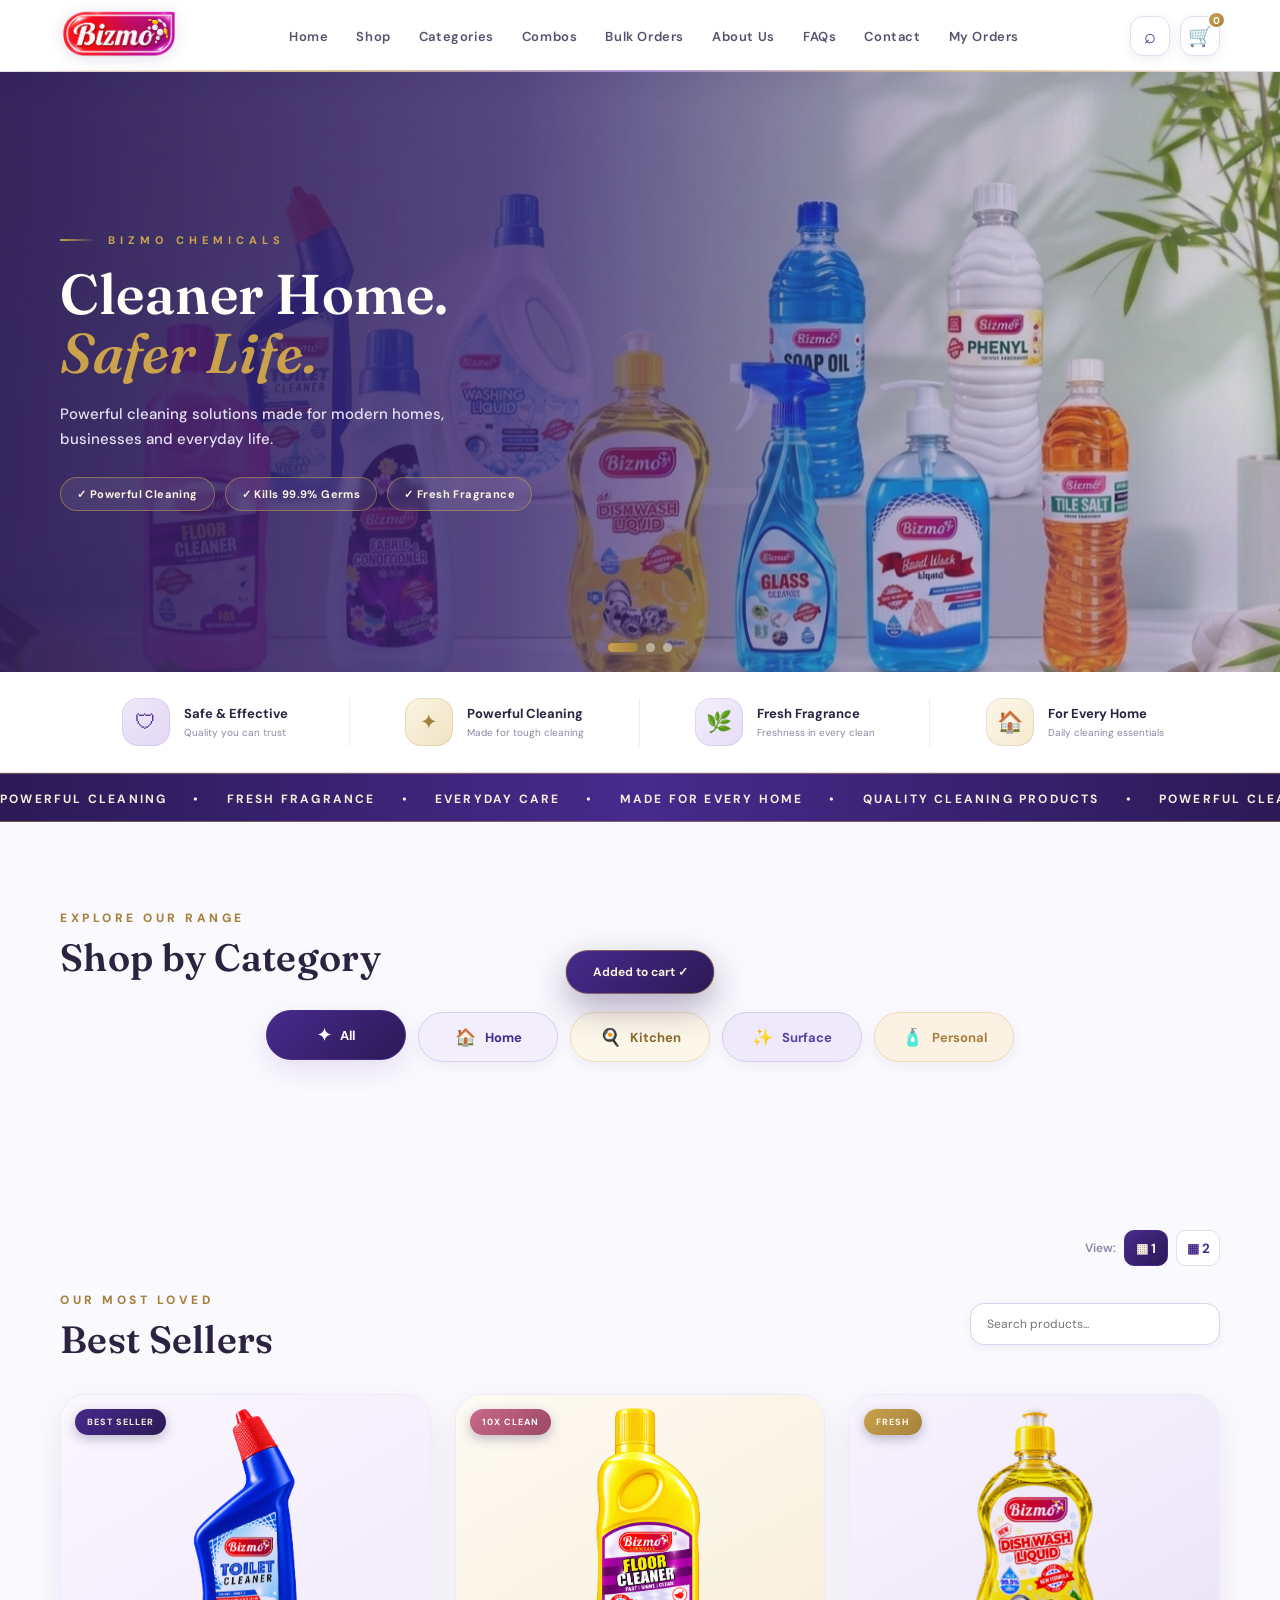
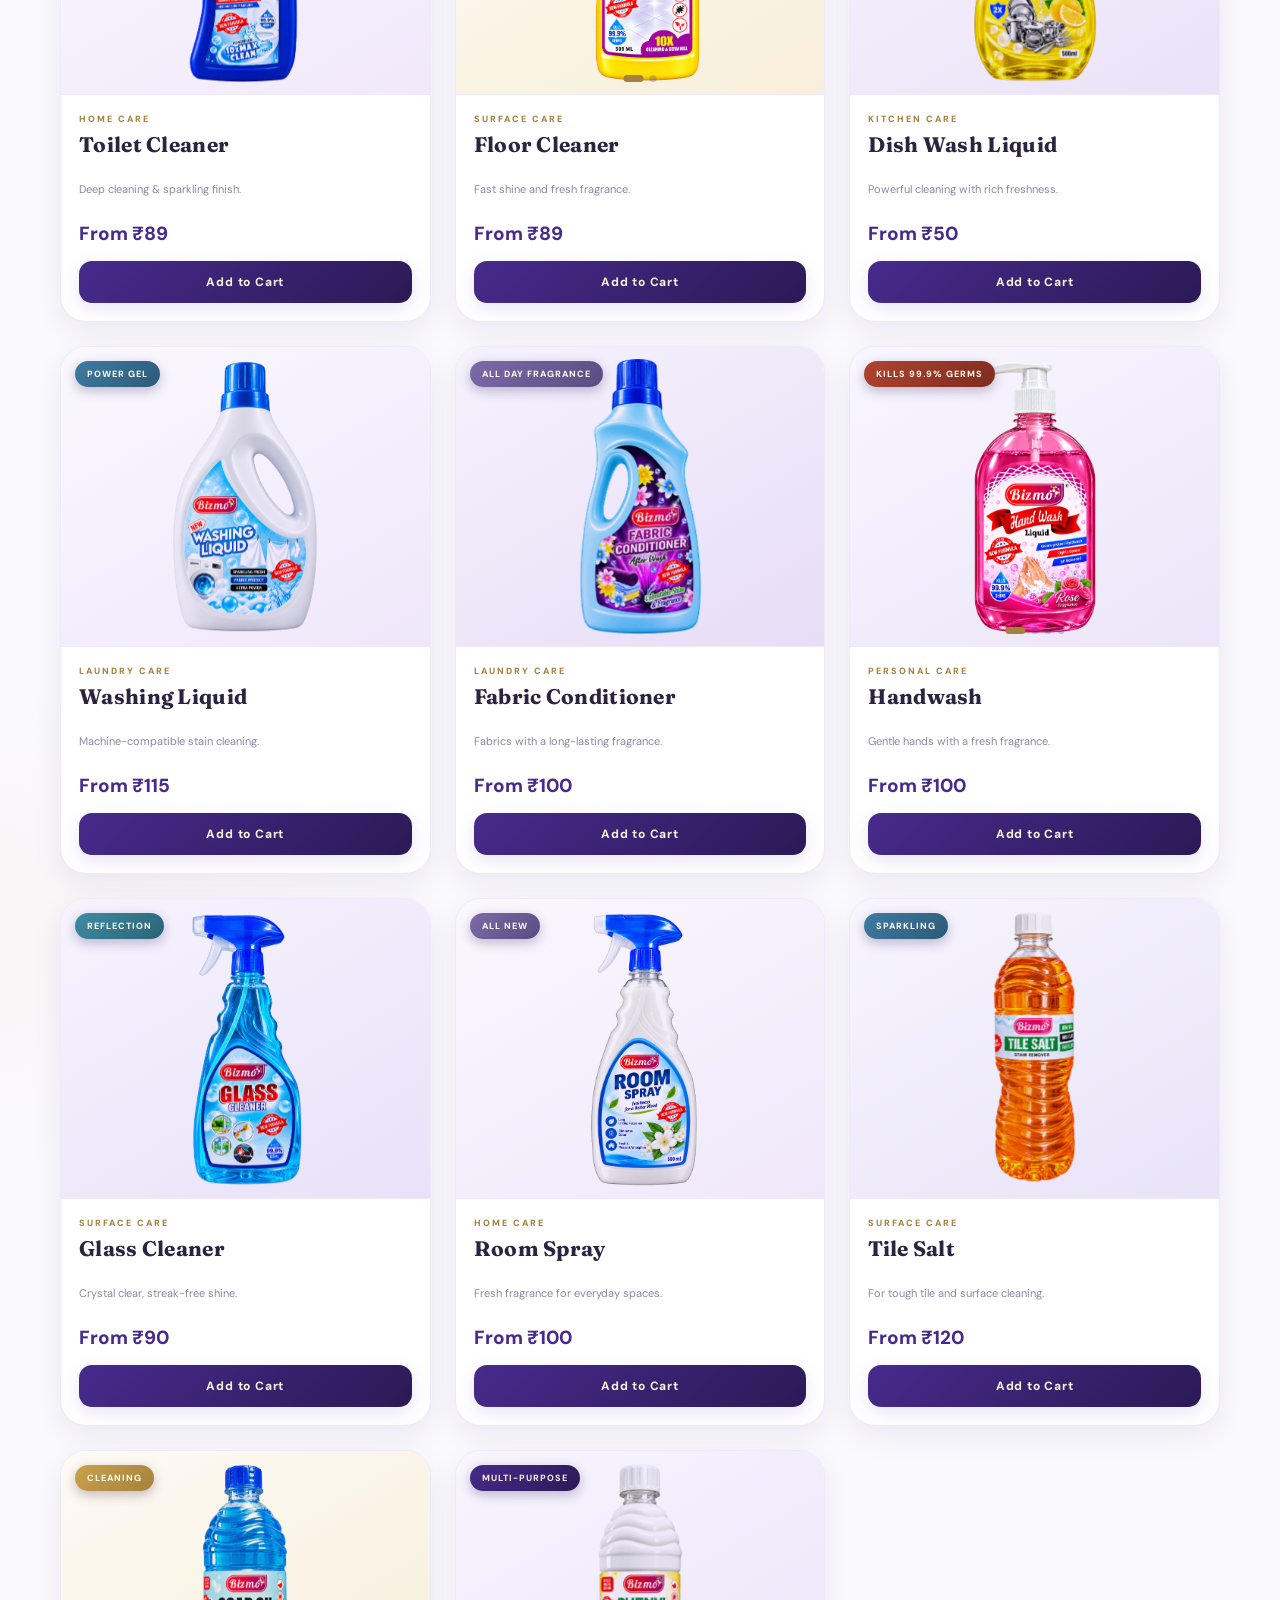
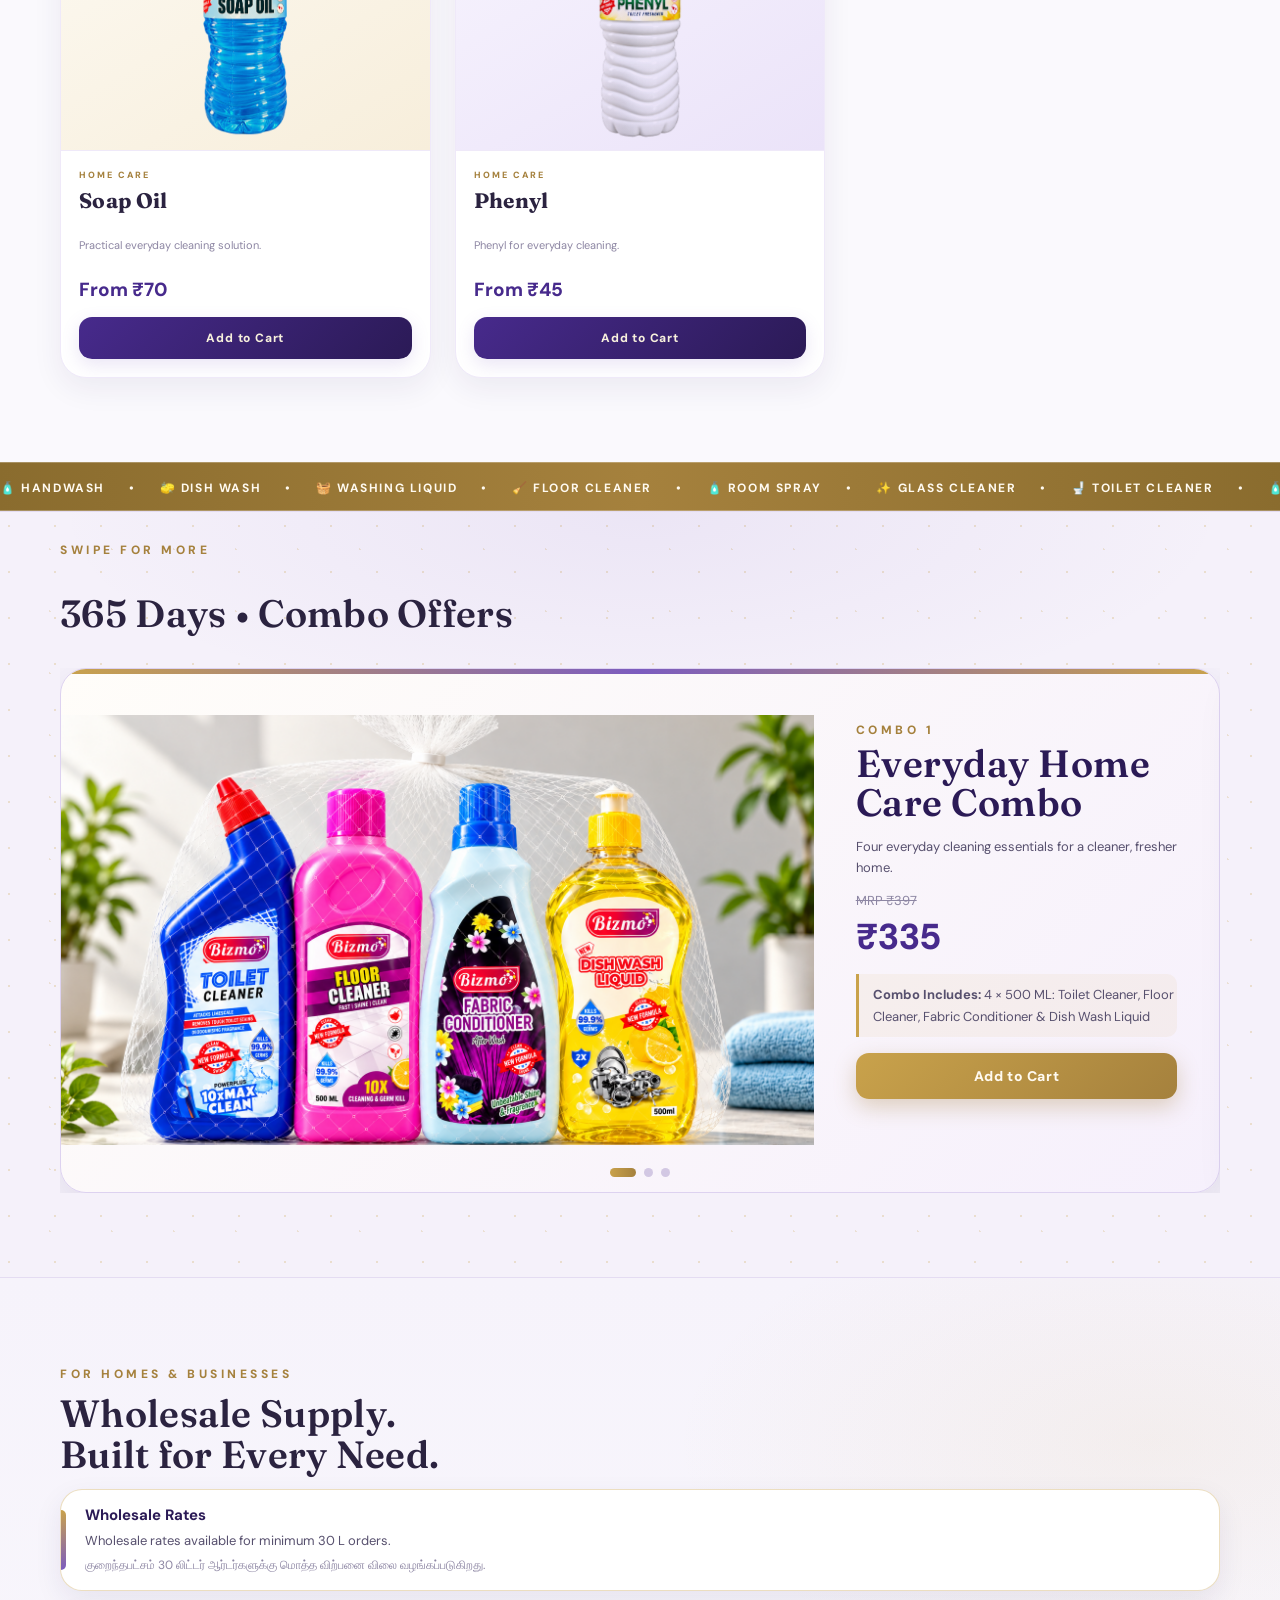
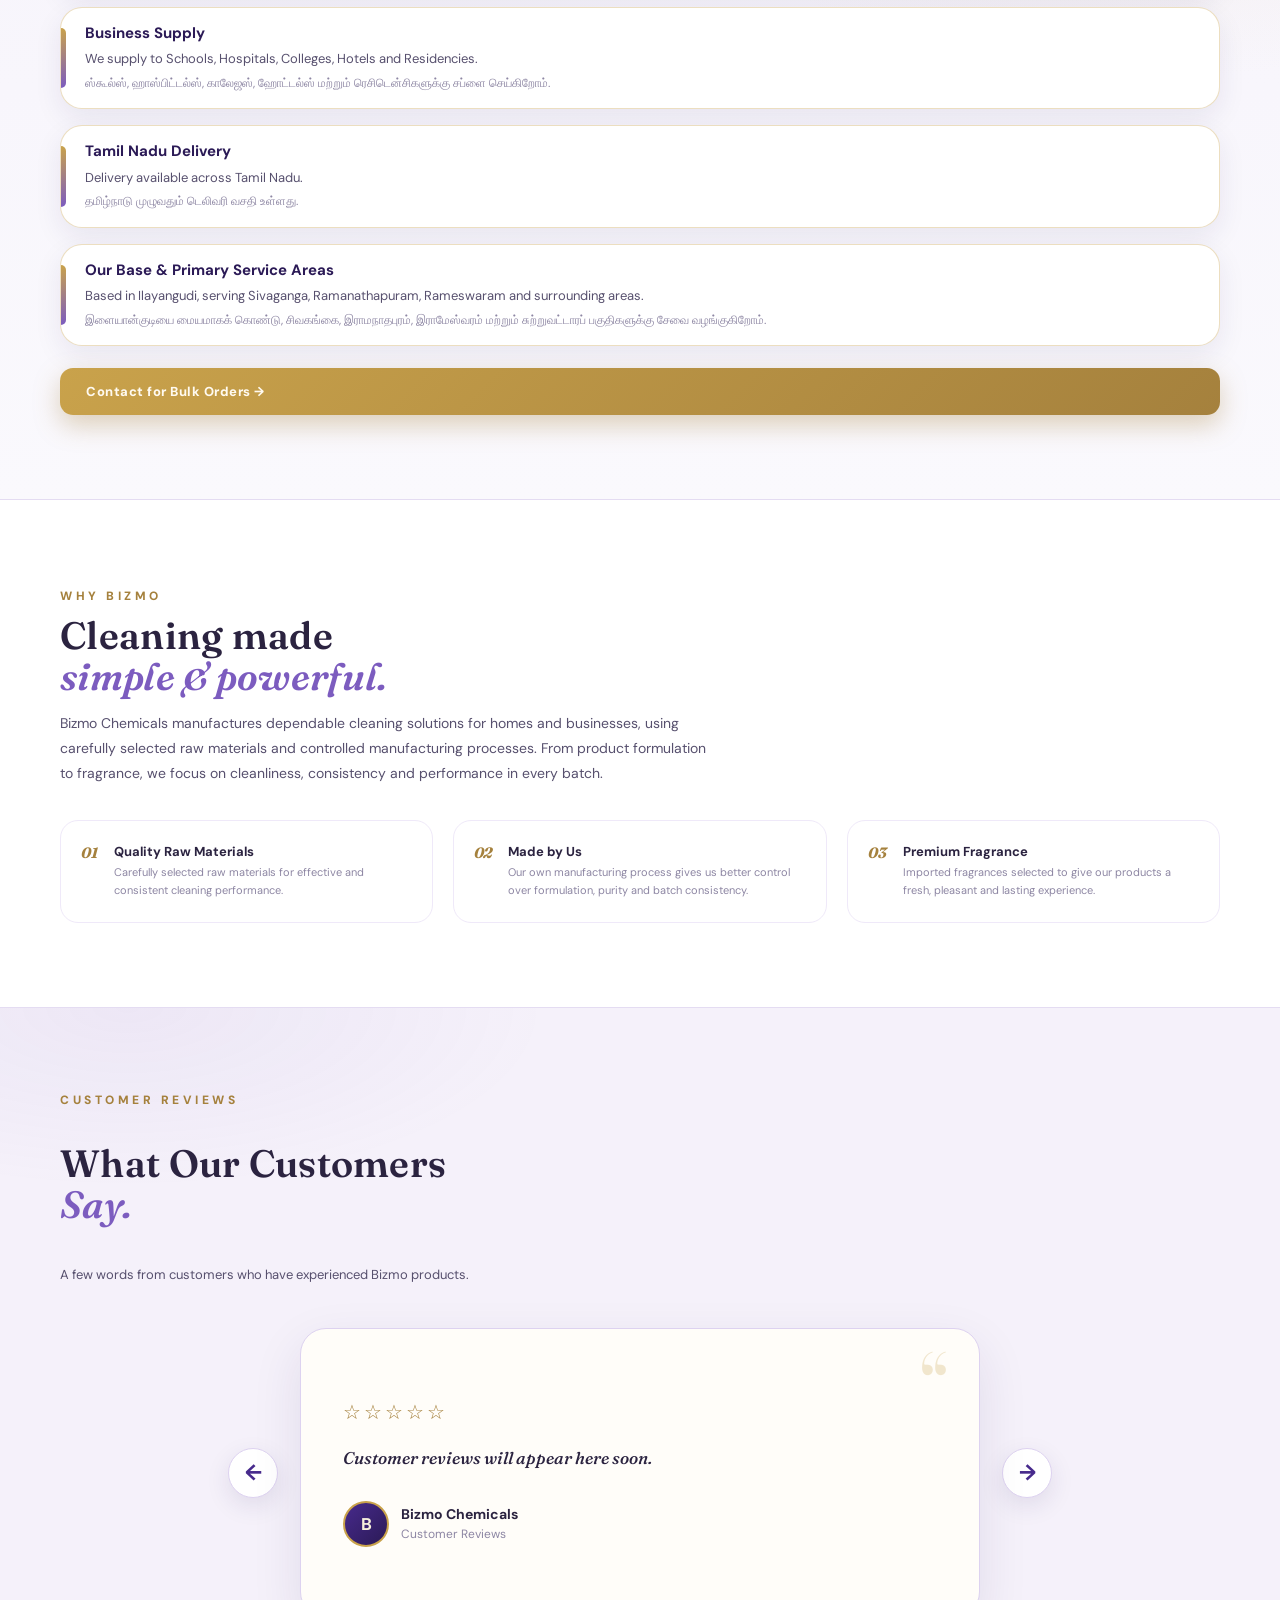
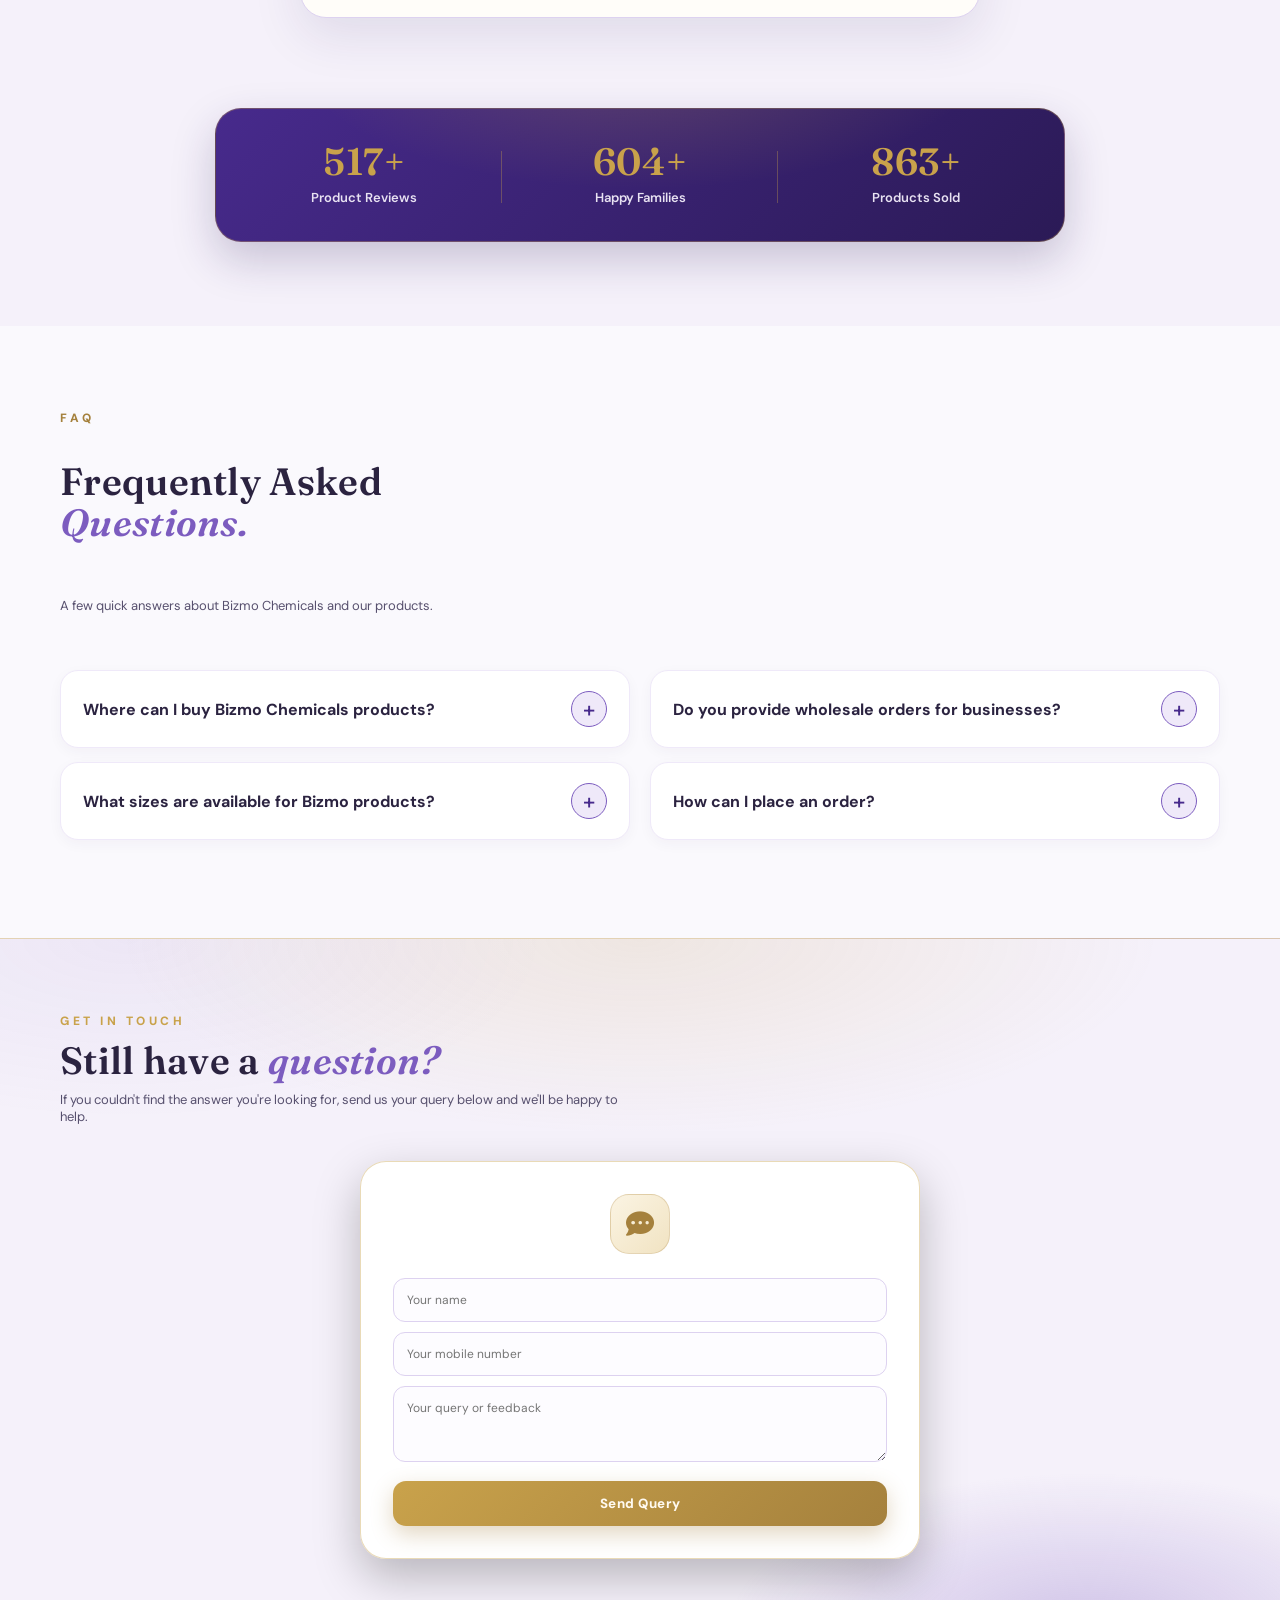
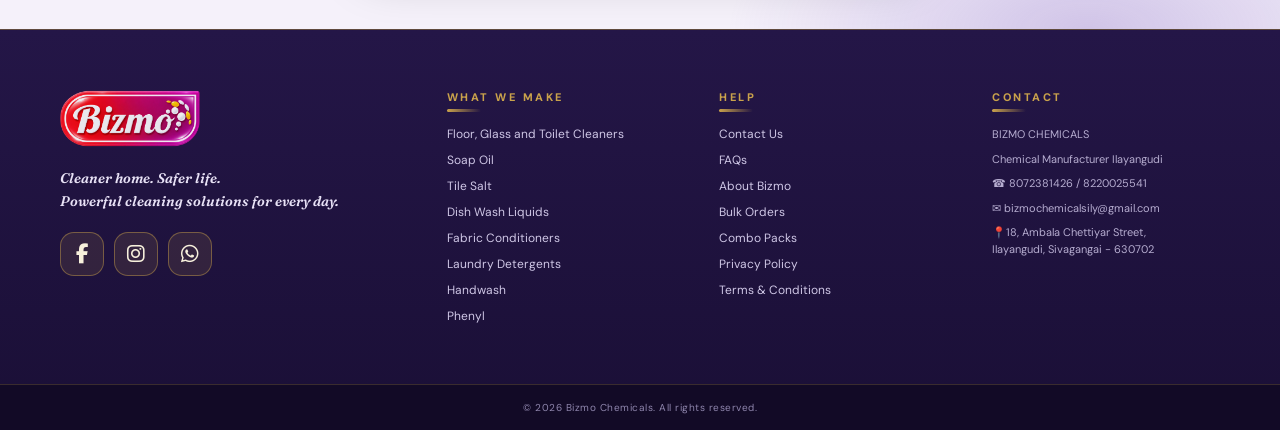
<file: index.html>
<!DOCTYPE html>
<html lang="en">
  <head>
    <meta charset="UTF-8">
    <meta name="viewport" content="width=device-width, initial-scale=1.0, maximum-scale=1.0, user-scalable=no">
    <title>Bizmo Chemicals | Cleaner Home • Safer Life</title>
    <meta name="description" content="Bizmo Chemicals - powerful cleaning products for a cleaner home and safer life.">
    <link rel="preconnect" href="https://fonts.googleapis.com">
    <link rel="preconnect" href="https://fonts.gstatic.com" crossorigin>
    <link href="https://fonts.googleapis.com/css2?family=DM+Sans:wght@400;500;600;700;800&family=Fraunces:ital,opsz,wght@0,9..144,500;0,9..144,600;0,9..144,700;1,9..144,500;1,9..144,600&family=Noto+Sans+Tamil:wght@600;700;800&display=swap" rel="stylesheet">
    <link rel="stylesheet" href="https://cdnjs.cloudflare.com/ajax/libs/font-awesome/6.5.2/css/all.min.css">
    <link rel="stylesheet" href="style.css?v=myorders4">
  </head>

  <body>

    <header class="header">
      <div class="container nav">

        <a class="logo-link" href="#home">
          <img src="assets/logo.png" alt="Bizmo Chemicals">
        </a>

        <nav id="navMenu">
          <a href="#home">Home</a>
          <a href="#shop">Shop</a>
          <a href="#categories">Categories</a>
          <a href="#combos">Combos</a>
          <a href="#bulk">Bulk Orders</a>
          <a href="#about">About Us</a>
          <a href="#faq">FAQs</a>
          <a href="#contact">Contact</a>
          <a href="javascript:void(0)" onclick="openMyOrders()">My Orders</a>
        </nav>

        <div class="nav-actions">
          <button type="button" title="Search" onclick="focusSearch()">⌕</button>

          <button type="button" title="Cart" onclick="openCart()">
            🛒 <b id="cartCount">0</b>
          </button>

          <button
            class="mobile-menu"
            type="button"
            onclick="toggleMenu()"
            aria-label="Open menu"
          >
            ☰
          </button>
        </div>

      </div>
    </header>

    <main id="home">

      <!-- HERO -->
      <section class="hero" id="heroBanner">

        <div class="hero-slides">

          <div class="hero-slide active">
            <img
              src="assets/hero.jpg"
              alt="Bizmo Chemicals Cleaning Products"
            >
          </div>

          <div class="hero-slide">
            <img
              src="assets/hero1.jpg"
              alt="Bizmo Chemicals Products"
            >
          </div>

          <div class="hero-slide">
            <img
              src="assets/hero2.jpg"
              alt="Bizmo Chemicals Cleaning Range"
            >
          </div>

        </div>

        <div class="hero-overlay"></div>

        <div class="container hero-content">

          <div class="hero-copy">

            <div class="eyebrow">BIZMO CHEMICALS</div>

            <h1>
              Cleaner Home. <br>
              <span>Safer Life.</span>
            </h1>

            <p>
              Powerful cleaning solutions made for modern homes,
              businesses and everyday life.
            </p>

            <div class="hero-points">
              <span>✓ Powerful Cleaning</span>
              <span>✓ Kills 99.9% Germs</span>
              <span>✓ Fresh Fragrance</span>
            </div>

          </div>

        </div>

        <div class="hero-dots">
          <button
            type="button"
            class="hero-dot active"
            onclick="goToHeroSlide(0)"
          ></button>

          <button
            type="button"
            class="hero-dot"
            onclick="goToHeroSlide(1)"
          ></button>

          <button
            type="button"
            class="hero-dot"
            onclick="goToHeroSlide(2)"
          ></button>
        </div>

      </section>

      <!-- TRUST STRIP -->
      <section class="trust-strip">

        <div class="container trust-grid">

          <div>
            <span class="trust-icon">🛡</span>
            <div>
              <strong>Safe & Effective</strong>
              <small>Quality you can trust</small>
            </div>
          </div>

          <div>
            <span class="trust-icon">✦</span>
            <div>
              <strong>Powerful Cleaning</strong>
              <small>Made for tough cleaning</small>
            </div>
          </div>

          <div>
            <span class="trust-icon">🌿</span>
            <div>
              <strong>Fresh Fragrance</strong>
              <small>Freshness in every clean</small>
            </div>
          </div>

          <div>
            <span class="trust-icon">🏠</span>
            <div>
              <strong>For Every Home</strong>
              <small>Daily cleaning essentials</small>
            </div>
          </div>

        </div>

      </section>

      <!-- RUNNING BANNER -->
      <div class="bizmo-running-banner">

        <div class="bizmo-running-track">

          <span>POWERFUL CLEANING</span>
          <span>•</span>
          <span>FRESH FRAGRANCE</span>
          <span>•</span>
          <span>EVERYDAY CARE</span>
          <span>•</span>
          <span>MADE FOR EVERY HOME</span>
          <span>•</span>
          <span>QUALITY CLEANING PRODUCTS</span>
          <span>•</span>

          <span>POWERFUL CLEANING</span>
          <span>•</span>
          <span>FRESH FRAGRANCE</span>
          <span>•</span>
          <span>EVERYDAY CARE</span>
          <span>•</span>
          <span>MADE FOR EVERY HOME</span>
          <span>•</span>
          <span>QUALITY CLEANING PRODUCTS</span>
          <span>•</span>

        </div>

      </div>

      <!-- CATEGORIES -->
      <section class="section categories" id="categories">

        <div class="container">

          <div class="section-head">

            <div>
              <span class="kicker">EXPLORE OUR RANGE</span>
              <h2>Shop by Category</h2>
            </div>

          </div>

          <div class="category-pills">

            <button
              type="button"
              class="category-pill all category-selected"
              data-category="all"
              onclick="showAllProducts()"
            >
              <span>✦</span>
              <strong>All</strong>
            </button>

            <button
              type="button"
              class="category-pill home"
              data-category="home"
              onclick="filterCategory('home')"
            >
              <span>🏠</span>
              <strong>Home</strong>
            </button>

            <button
              type="button"
              class="category-pill kitchen"
              data-category="kitchen"
              onclick="filterCategory('kitchen')"
            >
              <span>🍳</span>
              <strong>Kitchen</strong>
            </button>

            <button
              type="button"
              class="category-pill surface"
              data-category="surface"
              onclick="filterCategory('surface')"
            >
              <span>✨</span>
              <strong>Surface</strong>
            </button>

            <button
              type="button"
              class="category-pill personal"
              data-category="personal"
              onclick="filterCategory('personal')"
            >
              <span>🧴</span>
              <strong>Personal</strong>
            </button>

          </div>

        </div>

      </section>

      <!-- PRODUCTS -->
      <section class="section products" id="shop">

        <div class="view-switcher">

          <span>View:</span>

          <button
            type="button"
            onclick="setProductView(1)"
            id="viewOne"
            class="active"
          >
            ▦ 1
          </button>

          <button
            type="button"
            onclick="setProductView(2)"
            id="viewTwo"
          >
            ▦ 2
          </button>

        </div>

        <div class="container">

          <div class="section-head centered">

            <div>
              <span class="kicker">OUR MOST LOVED</span>
              <h2>Best Sellers</h2>
            </div>

            <div class="search-wrap">
              <input
                id="search"
                type="search"
                placeholder="Search products..."
                oninput="filterProducts()"
                aria-label="Search products"
              >
            </div>

          </div>

          <div class="product-grid" id="productGrid">
<!-- TOILET CLEANER -->
            <article
              class="product-card"
              data-name="Toilet Cleaner"
            >

              <div class="product-image">

                <span class="pill">BEST SELLER</span>

                <img
                  src="assets/toilet-cleaner.png"
                  alt="Bizmo Toilet Cleaner"
                >

              </div>

              <div class="product-info">

                <span class="category-label">Home Care</span>

                <h3>Toilet Cleaner</h3>

                <p class="product-description">
                  Deep cleaning & sparkling finish.
                </p>

                <div class="price-row">
                  <strong>From ₹89</strong>
                  
                </div>

                <button
                  onclick="openProductOptions('Toilet Cleaner')"
                >
                  Add to Cart
                </button>

              </div>

            </article>
                    <!-- FLOOR CLEANER -->
            <article
              class="product-card"
              data-name="Floor Cleaner"
            >

              <div class="product-image">

                <span class="pill pink">10X CLEAN</span>

                <div class="handwash-slider">

                  <div class="handwash-track">

                    <div class="handwash-slide">
                      <img
                        src="assets/floor-cleaner.png"
                        alt="Bizmo Lemon Floor Cleaner"
                      >
                    </div>

                    <div class="handwash-slide">
                      <img
                        src="assets/floor-cleaner1.png"
                        alt="Bizmo Rose Floor Cleaner"
                      >
                    </div>

                  </div>

                  <div class="handwash-dots">
                    <span class="handwash-dot active"></span>
                    <span class="handwash-dot"></span>
                  </div>

                </div>

              </div>

              <div class="product-info">

                <span class="category-label">Surface Care</span>

                <h3>Floor Cleaner</h3>

                <p class="product-description">
                  Fast shine and fresh fragrance.
                </p>

                <div class="price-row">
                  <strong>From ₹89</strong>
                  
                </div>

                <button
                  onclick="openProductOptions('Floor Cleaner')"
                >
                  Add to Cart
                </button>

              </div>

            </article>

            <!-- DISH WASH -->
            <article
              class="product-card"
              data-name="Dish Wash Liquid"
            >

              <div class="product-image">

                <span class="pill yellow">FRESH</span>

                <img
                  src="assets/dish-wash.png"
                  alt="Bizmo Dish Wash Liquid"
                >

              </div>

              <div class="product-info">

                <span class="category-label">Kitchen Care</span>

                <h3>Dish Wash Liquid</h3>

                <p class="product-description">
                  Powerful cleaning with rich freshness.
                </p>

                <div class="price-row">
                  <strong>From ₹50</strong>
                  
                </div>

                <button
                  onclick="openProductOptions('Dish Wash Liquid')"
                >
                  Add to Cart
                </button>

              </div>

            </article>
            
            

            <!-- WASHING LIQUID -->
            <article
              class="product-card"
              data-name="Washing Liquid"
            >

              <div class="product-image">

                <span class="pill blue">POWER GEL</span>

                <img
                  src="assets/washing-liquid.png"
                  alt="Bizmo Washing Liquid"
                >

              </div>

              <div class="product-info">

                <span class="category-label">Laundry Care</span>

                <h3>Washing Liquid</h3>

                <p class="product-description">
                  Machine-compatible stain cleaning.
                </p>

                <div class="price-row">
                  <strong>From ₹115</strong>
                  
                </div>

                <button
                  onclick="openProductOptions('Washing Liquid')"
                >
                  Add to Cart
                </button>

              </div>

            </article>

            <!-- FABRIC CONDITIONER -->
            <article
              class="product-card"
              data-name="Fabric Conditioner"
            >

              <div class="product-image">

                <span class="pill purple">ALL DAY FRAGRANCE</span>

                <img
                  src="assets/fabric-conditioner.png"
                  alt="Bizmo Fabric Conditioner"
                >

              </div>

              <div class="product-info">

                <span class="category-label">Laundry Care</span>

                <h3>Fabric Conditioner</h3>

                <p class="product-description">
                  Fabrics with a long-lasting fragrance.
                </p>

                <div class="price-row">
                  <strong>From ₹100</strong>
                  
                </div>

                <button
                  onclick="openProductOptions('Fabric Conditioner')"
                >
                  Add to Cart
                </button>

              </div>

            </article>
            <!-- HANDWASH -->
            <article class="product-card" data-name="Handwash">

              <div class="product-image">

                <span class="pill red">KILLS 99.9% GERMS</span>

                <div class="handwash-slider">

                  <div class="handwash-track">

                    <div class="handwash-slide">
                      <img
                        src="assets/Handwash1.png"
                        alt="Bizmo Green Handwash"
                      >
                    </div>

                    <div class="handwash-slide">
                      <img
                        src="assets/Handwash.png"
                        alt="Bizmo Pink Handwash"
                      >
                    </div>

                    <div class="handwash-slide">
                      <img
                        src="assets/Handwash2.png"
                        alt="Bizmo Red Handwash"
                      >
                    </div>

                    <div class="handwash-slide">
                      <img
                        src="assets/Handwash3.png"
                        alt="Bizmo Blue Handwash"
                      >
                    </div>

                  </div>

                  <div class="handwash-dots">
                    <span class="handwash-dot active"></span>
                    <span class="handwash-dot"></span>
                    <span class="handwash-dot"></span>
                    <span class="handwash-dot"></span>
                  </div>

                </div>

              </div>

              <div class="product-info">

                <span class="category-label">Personal Care</span>

                <h3>Handwash</h3>

                <p class="product-description">
                  Gentle hands with a fresh fragrance.
                </p>

                <div class="price-row">
                  <strong>From ₹100</strong>
                  
                </div>

                <button
                  type="button"
                  onclick="openProductOptions('Handwash')"
                >
                  Add to Cart
                </button>

              </div>

            </article>
                        <!-- GLASS CLEANER -->
            <article
              class="product-card"
              data-name="Glass Cleaner"
            >

              <div class="product-image">

                <span class="pill cyan">REFLECTION</span>

                <img
                  src="assets/glass-cleaner.png"
                  alt="Bizmo Glass Cleaner"
                >

              </div>

              <div class="product-info">

                <span class="category-label">Surface Care</span>

                <h3>Glass Cleaner</h3>

                <p class="product-description">
                  Crystal clear, streak-free shine.
                </p>

                <div class="price-row">
                  <strong>From ₹90</strong>
                  
                </div>

                <button
                  onclick="openProductOptions('Glass Cleaner')"
                >
                  Add to Cart
                </button>

              </div>

            </article>
            
    

<!-- ROOM SPRAY -->
            <article
              class="product-card"
              data-name="Room Spray"
            >

              <div class="product-image">

                <span class="pill purple">ALL NEW</span>

                <img
                  src="assets/room-spray.png"
                  alt="Bizmo Room Spray"
                  onerror="this.style.display='none'"
                >

                <span class="image-fallback">🌸</span>

              </div>

              <div class="product-info">

                <span class="category-label">Home Care</span>

                <h3>Room Spray</h3>

                <p class="product-description">
                  Fresh fragrance for everyday spaces.
                </p>

                <div class="price-row">
                  <strong>From ₹100</strong>
                  
                </div>

                <button
                  onclick="openProductOptions('Room Spray')"
                >
                  Add to Cart
                </button>

              </div>

            </article>

            <!-- TILE SALT -->
            <article
              class="product-card"
              data-name="Tile Salt"
            >

              <div class="product-image">

                <span class="pill blue">SPARKLING</span>

                <img
                  src="assets/tile-salt.png"
                  alt="Bizmo Tile Salt"
                  onerror="this.style.display='none'"
                >

                <span class="image-fallback">✨</span>

              </div>

              <div class="product-info">

                <span class="category-label">Surface Care</span>

                <h3>Tile Salt</h3>

                <p class="product-description">
                  For tough tile and surface cleaning.
                </p>

                <div class="price-row">
                  <strong>From ₹120</strong>
                  
                </div>

                <button
                  onclick="openProductOptions('Tile Salt')"
                >
                  Add to Cart
                </button>

              </div>

            </article>


            

            <!-- SOAP OIL -->
            <article
              class="product-card"
              data-name="Soap Oil"
            >

              <div class="product-image">

                <span class="pill yellow">CLEANING</span>

                <img
                  src="assets/soap-oil.png"
                  alt="Bizmo Soap Oil"
                  onerror="this.style.display='none'"
                >

                <span class="image-fallback">🧴</span>

              </div>

              <div class="product-info">

                <span class="category-label">Home Care</span>

                <h3>Soap Oil</h3>

                <p class="product-description">
                  Practical everyday cleaning solution.
                </p>

                <div class="price-row">
                  <strong>From ₹70</strong>
                  
                </div>

                <button
                  onclick="openProductOptions('Soap Oil')"
                >
                  Add to Cart
                </button>

              </div>

            </article>


            <!-- PHENYL -->
            <article
              class="product-card"
              data-name="Phenyl"
            >

              <div class="product-image">

                <span class="pill">MULTI-PURPOSE</span>

                <img
                  src="assets/phenyl.png"
                  alt="Bizmo Phenyl"
                  onerror="this.style.display='none'"
                >

                <span class="image-fallback">🧴</span>

              </div>

              <div class="product-info">

                <span class="category-label">Home Care</span>

                <h3>Phenyl</h3>

                <p class="product-description">
                  Phenyl for everyday cleaning.
                </p>

                <div class="price-row">
                  <strong>From ₹45</strong>
                 
                </div>

                <button
                  type="button"
                  onclick="openProductOptions('Phenyl')"
                >
                  Add to Cart
                </button>

              </div>

            </article>

            
          </div>

        </div>

      </section>
      
      <!-- PRODUCT BANNER -->
      <div class="bizmo-product-banner">

        <div class="bizmo-product-track">

          <span>🧴 HANDWASH</span>
          <span>•</span>
          <span>🧽 DISH WASH</span>
          <span>•</span>
          <span>🧺 WASHING LIQUID</span>
          <span>•</span>
          <span>🧹 FLOOR CLEANER</span>
          <span>•</span>
          <span>🧴 ROOM SPRAY</span>
          <span>•</span>
          <span>✨ GLASS CLEANER</span>
          <span>•</span>
          <span>🚽 TOILET CLEANER</span>
          <span>•</span>
          <span>🧴 TILE SALT</span>
          <span>•</span>
          <span>🧽 SOAP OIL</span>
          <span>•</span>
          <span>🧺 FABRIC CONDITIONER</span>
          <span>•</span>
          <span>🧴 PHENYL</span>
          <span>•</span>

          <span>🧴 HANDWASH</span>
          <span>•</span>
          <span>🧽 DISH WASH</span>
          <span>•</span>
          <span>🧺 WASHING LIQUID</span>
          <span>•</span>
          <span>🧹 FLOOR CLEANER</span>
          <span>•</span>
          <span>🧴 ROOM SPRAY</span>
          <span>•</span>
          <span>✨ GLASS CLEANER</span>
          <span>•</span>
          <span>🚽 TOILET CLEANER</span>
          <span>•</span>
          <span>🧴 TILE SALT</span>
          <span>•</span>
          <span>🧽 SOAP OIL</span>
          <span>•</span>
          <span>🧺 FABRIC CONDITIONER</span>
          <span>•</span>
          <span>🧴 PHENYL</span>
          <span>•</span>
        </div>

      </div>
<!-- COMBO -->
<section class="section combo" id="combos">

  <div class="container">

    <div class="section-head">
      <span class="kicker">SWIPE FOR MORE</span>

      <h2>365 Days • Combo Offers</h2>

      <p>
        Smart cleaning combos for every home, all year round.
      </p>
    </div>
<div class="combo-slider-wrap">

  <div class="combo-slider">

<!-- COMBO 1 -->
<div class="combo-card">

  <img
    src="assets/combo-pack.jpg"
    alt="Bizmo Everyday Home Care Combo"
  >

  <div class="combo-copy">

    <span class="kicker">COMBO 1</span>

    <h2>Everyday Home Care Combo</h2>

    <p>
      Four everyday cleaning essentials for a cleaner, fresher home.
    </p>

    <div class="combo-price">
      <del>MRP ₹397</del>
      <strong>₹335</strong>
    </div>

    <p class="included">
      <b>Combo Includes:</b>
      4 × 500 ML: Toilet Cleaner, Floor Cleaner,
      Fabric Conditioner &amp; Dish Wash Liquid
    </p>

    <button
      class="combo-add-btn"
      type="button"
      data-combo="Combo 1"
    >
      Add to Cart
    </button>

  </div>

</div>


    <!-- COMBO 2 -->
    <div class="combo-card">

      <img
        src="assets/combo-pack1.jpg"
        alt="Bizmo Combo 2"
      >

      <div class="combo-copy">

        <span class="kicker">COMBO 2</span>

        <h2>Clean & Fresh Household Combo</h2>

        <p>
          A specially selected combination for your cleaning needs.
        </p>

        <div class="combo-price">
          <del>MRP ₹657</del>
          <strong>₹485</strong>
        </div>

        <p class="included">
          <b>Combo Includes:</b>
          3 x 1 L: Washing Liquid, Fabric Conditioner, Toilet Cleaner; 1 x 500 ML: Handwash
        </p>

        <button
          class="combo-add-btn"
          type="button"
          data-combo="Combo 2"
        >
          Add to Cart
        </button>

      </div>

    </div>


    <!-- COMBO 3 -->
    <div class="combo-card">

      <img
        src="assets/combo-pack2.jpg"
        alt="Bizmo Combo 3"
      >

      <div class="combo-copy">

        <span class="kicker">COMBO 3</span>

        <h2>Ultimate Home Essentials Combo</h2>

        <p>
          A convenient combo designed for everyday home care.
        </p>

        <div class="combo-price">
          <del>MRP ₹782</del>
          <strong>₹595</strong>
        </div>

        <p class="included">
          <b>Combo Includes:</b>
           6 x 500 ML: Toilet, Floor, Glass Cleaners, Dish Wash Liquid, Fabric Conditioner, Handwash; 1 x 1L: Washing Liquid 
        </p>

        <button
          class="combo-add-btn"
          type="button"
          data-combo="Combo 3"
        >
          Add to Cart
        </button>

      </div>

    </div>

  </div>

  <!-- FIXED COMBO DOTS -->
  <div class="combo-dots">

    <button
      class="combo-dot active"
      type="button"
      aria-label="Go to Combo 1">
    </button>

    <button
      class="combo-dot"
      type="button"
      aria-label="Go to Combo 2">
    </button>

    <button
      class="combo-dot"
      type="button"
      aria-label="Go to Combo 3">
    </button>

  </div>

</div>

  </div>

</section>


      <!-- BULK ORDERS -->
<section class="section split-feature" id="bulk">

  <div class="container split-grid">

    <!-- LEFT CONTENT -->
    <div class="split-copy">

      <span class="kicker">FOR HOMES &amp; BUSINESSES</span>

      <h2>
        Wholesale Supply. <br>
        Built for Every Need.
      </h2>
<!-- RIGHT IMAGE -->
    

     

    </div>
      <div class="bulk-info">

        <!-- WHOLESALE RATES -->
        <div class="bulk-point">

          <strong>Wholesale Rates</strong>

          <p>
            Wholesale rates available for minimum 30 L orders.
          </p>

          <small>
            குறைந்தபட்சம் 30 லிட்டர் ஆர்டர்களுக்கு
            மொத்த விற்பனை விலை வழங்கப்படுகிறது.
          </small>

        </div>

        <!-- BUSINESS SUPPLY -->
        <div class="bulk-point">

          <strong>Business Supply</strong>

          <p>
            We supply to Schools, Hospitals, Colleges, Hotels and Residencies.
          </p>

          <small>
            ஸ்கூல்ஸ், ஹாஸ்பிட்டல்ஸ், காலேஜஸ், ஹோட்டல்ஸ்
            மற்றும் ரெசிடென்சிகளுக்கு சப்ளை செய்கிறோம்.
          </small>

        </div>

        <!-- TAMIL NADU DELIVERY -->
        <div class="bulk-point">

          <strong>Tamil Nadu Delivery</strong>

          <p>
            Delivery available across Tamil Nadu.
          </p>

          <small>
            தமிழ்நாடு முழுவதும் டெலிவரி வசதி உள்ளது.
          </small>

        </div>

        <!-- PRIMARY SERVICE AREAS -->
        <div class="bulk-point">

          <strong>Our Base &amp; Primary Service Areas</strong>

          <p>
            Based in Ilayangudi, serving Sivaganga, Ramanathapuram,
            Rameswaram and surrounding areas.
          </p>

          <small>
            இளையான்குடியை மையமாகக் கொண்டு, சிவகங்கை,
            இராமநாதபுரம், இராமேஸ்வரம் மற்றும் சுற்றுவட்டாரப்
            பகுதிகளுக்கு சேவை வழங்குகிறோம்.
          </small>

        </div>

      </div>

    <a
  class="primary-btn"
  href="whatsapp://send?phone=918220025541&text=Hello%20Bizmo%20Chemicals%21%20I%20am%20interested%20in%20BULK%20%2F%20WHOLESALE%20orders.%20Please%20share%20wholesale%20rates%20and%20details."

>
  Contact for Bulk Orders →
</a>


    </div>


    

  </div>

</section>

      

      <!-- ABOUT -->
<section class="section about" id="about">

  <div class="container about-grid">

    <div class="about-copy">

      <span class="kicker">WHY BIZMO</span>

      <h2>
        Cleaning made <br>
        <span>simple &amp; powerful.</span>
      </h2>

      <p>
        Bizmo Chemicals manufactures dependable cleaning solutions
        for homes and businesses, using carefully selected raw
        materials and controlled manufacturing processes. From
        product formulation to fragrance, we focus on cleanliness,
        consistency and performance in every batch.
      </p>

      <div class="about-points">

        <div>
          <b>01</b>

          <span>
            <strong>Quality Raw Materials</strong>
            <small>
              Carefully selected raw materials for effective and
              consistent cleaning performance.
            </small>
          </span>
        </div>

        <div>
          <b>02</b>

          <span>
            <strong>Made by Us</strong>
            <small>
              Our own manufacturing process gives us better control
              over formulation, purity and batch consistency.
            </small>
          </span>
        </div>

        <div>
          <b>03</b>

          <span>
            <strong>Premium Fragrance</strong>
            <small>
              Imported fragrances selected to give our products
              a fresh, pleasant and lasting experience.
            </small>
          </span>
        </div>

      </div>

    </div>

    <div class="about-art">
      <img src="assets/logo.png" alt="Bizmo logo">
    </div>

  </div>

</section>
      <!-- CUSTOMER REVIEWS -->
<section class="section reviews-section" id="reviews">

  <div class="container">

    <div class="section-head reviews-head">
      <span class="kicker">CUSTOMER REVIEWS</span>

      <h2>
        What Our Customers <br>
        <span>Say.</span>
      </h2>

      <p>
        A few words from customers who have experienced Bizmo products.
      </p>
    </div>

    <div class="reviews-slider-wrap">

      <button
        class="review-arrow review-prev"
        type="button"
        aria-label="Previous review">
        ←
      </button>

      <div class="reviews-slider" id="reviewsSlider">

        <!-- REVIEW 1 -->
        <article class="review-card active">
          <div class="review-stars">★★★★★</div>

          <p class="review-text">
            Very good product quality. The floor cleaner has a
            pleasant fragrance and works well for everyday cleaning.
          </p>

          <div class="review-author">
            <div class="review-avatar">C</div>

            <div>
              <strong>Customer 1</strong>
              <small>Floor Cleaner</small>
            </div>
          </div>
        </article>

        <!-- REVIEW 2 -->
        <article class="review-card">
          <div class="review-stars">★★★★★</div>

          <p class="review-text">
            Good quality products and the pricing is reasonable.
            Happy with the purchase.
          </p>

          <div class="review-author">
            <div class="review-avatar">C</div>

            <div>
              <strong>Customer 2</strong>
              <small>Bizmo Products</small>
            </div>
          </div>
        </article>

        <!-- REVIEW 3 -->
        <article class="review-card">
          <div class="review-stars">★★★★★</div>

          <p class="review-text">
            The handwash has a nice fragrance and feels good to use.
            Good option for regular household use.
          </p>

          <div class="review-author">
            <div class="review-avatar">C</div>

            <div>
              <strong>Customer 3</strong>
              <small>Handwash</small>
            </div>
          </div>
        </article>

        <!-- REVIEW 4 -->
        <article class="review-card">
          <div class="review-stars">★★★★★</div>

          <p class="review-text">
            We regularly use cleaning products at home and found
            Bizmo products convenient and effective.
          </p>

          <div class="review-author">
            <div class="review-avatar">C</div>

            <div>
              <strong>Customer 4</strong>
              <small>Home Cleaning</small>
            </div>
          </div>
        </article>

        <!-- REVIEW 5 -->
        <article class="review-card">
          <div class="review-stars">★★★★★</div>

          <p class="review-text">
            Good products for everyday cleaning needs. The larger
            packs are also useful for regular usage.
          </p>

          <div class="review-author">
            <div class="review-avatar">C</div>

            <div>
              <strong>Customer 5</strong>
              <small>Cleaning Products</small>
            </div>
          </div>
        </article>

      </div>

      <button
        class="review-arrow review-next"
        type="button"
        aria-label="Next review">
        →
      </button>

    </div>

    <div class="review-dots" id="reviewDots">
      <button class="review-dot active" type="button" aria-label="Review 1"></button>
      <button class="review-dot" type="button" aria-label="Review 2"></button>
      <button class="review-dot" type="button" aria-label="Review 3"></button>
      <button class="review-dot" type="button" aria-label="Review 4"></button>
      <button class="review-dot" type="button" aria-label="Review 5"></button>
    </div>

<!-- REVIEW STATS -->
<div class="review-stats" id="reviewStats">

  <div class="review-stat">
    <strong
  class="review-count"
  data-metric="product reviews"
  data-target="600">
  0+
</strong>
    <span>Product Reviews</span>
  </div>

  <div class="review-stat">
<strong
  class="review-count"
  data-metric="happy families"
  data-target="700">
  0+
</strong>
    <span>Happy Families</span>
  </div>

  <div class="review-stat">
    <strong
  class="review-count"
  data-metric="products sold"
  data-target="1000">
  0+
    </strong>
    <span>Products Sold</span>
  </div>

</div>
  </div>

</section>
<!-- FAQ -->
<section class="section faq-section" id="faq">

  <div class="container">

    <div class="section-head faq-head">

      <span class="kicker">FAQ</span>

      <h2>
        Frequently Asked <br>
        <span>Questions.</span>
      </h2>

      <p>
        A few quick answers about Bizmo Chemicals and our products.
      </p>

    </div>


    <div class="faq-list">

      <!-- FAQ 1 -->
      <div class="faq-item">

        <button
          class="faq-question"
          type="button">

          <span>
            Where can I buy Bizmo Chemicals products?
          </span>

          <b class="faq-icon">+</b>

        </button>

        <div class="faq-answer">

          <p>
            Bizmo Chemicals products are available for homes,
            businesses and regular cleaning needs. You can contact
            us directly for product availability and orders.
          </p>

        </div>

      </div>


      <!-- FAQ 2 -->
      <div class="faq-item">

        <button
          class="faq-question"
          type="button">

          <span>
            Do you provide wholesale orders for businesses?
          </span>

          <b class="faq-icon">+</b>

        </button>

        <div class="faq-answer">

          <p>
            Yes. We provide wholesale supply for schools,
            hospitals, colleges, hotels, businesses and other
            regular-use requirements. Contact us for wholesale orders.
          </p>
          

        </div>

      </div>


      <!-- FAQ 3 -->
      <div class="faq-item">

        <button
          class="faq-question"
          type="button">

          <span>
            What sizes are available for Bizmo products?
          </span>

          <b class="faq-icon">+</b>

        </button>

        <div class="faq-answer">

          <p>
            Product sizes vary depending on the product. We offer
            convenient packs for everyday home use as well as larger
            packs suitable for businesses and bulk requirements.
          </p>

        </div>

      </div>


      <!-- FAQ 4 -->
      <div class="faq-item">

        <button
          class="faq-question"
          type="button">

          <span>
            How can I place an order?
          </span>

          <b class="faq-icon">+</b>

        </button>

        <div class="faq-answer">

          <p>
            Select the product you need, choose the available size
            and flavour where applicable, add it to your cart and
            proceed to checkout. You can also contact us directly
            for wholesale enquiries.
          </p>

        </div>

      </div>

    </div>

  </div>

</section>
      <!-- NEWSLETTER -->
      <section class="newsletter">

        <div class="container">

          <div class="newsletter-heading">

            <span class="kicker">GET IN TOUCH</span>

            <h2>
              Still have a
              <span>question?</span>
            </h2>

            <p>
              If you couldn't find the answer you're looking for,
              send us your query below and we'll be happy to help.
            </p>

          </div>

          <div class="newsletter-cards">

            <div class="newsletter-card query-card">

              <div class="newsletter-icon">
                <i class="fa-solid fa-comment-dots"></i>
              </div>

              <input
                id="queryName"
                type="text"
                placeholder="Your name"
              >

              <input
                id="queryMobile"
                type="tel"
                maxlength="10"
                placeholder="Your mobile number"
              >

              <textarea
                id="queryMessage"
                rows="3"
                placeholder="Your query or feedback"
              ></textarea>

              <button onclick="sendQuery()">
                Send Query
              </button>

            </div>

          </div>

        </div>

      </section>

    </main>

    <!-- FOOTER -->
    <footer id="contact">

      <div class="container footer-grid">

        <div class="footer-brand">

          <img
            src="assets/logo.png"
            alt="Bizmo Chemicals"
          >

          <p>
            Cleaner home. Safer life. <br>
            Powerful cleaning solutions for every day.
          </p>

          <div class="socials">

            <a
              href="https://www.facebook.com/share/19bcpS8ing/"
              target="_blank"
              rel="noopener"
              aria-label="Facebook"
            >
              <i class="fa-brands fa-facebook-f"></i>
            </a>

            <a
              href="https://www.instagram.com/bizmo_chemicals?stkn=YjBxNjAya2l3MmR2"
              target="_blank"
              rel="noopener"
              aria-label="Instagram"
            >
              <i class="fa-brands fa-instagram"></i>
            </a>
<a
  href="https://whatsapp.com/channel/0029Vb94aNs9MF92dKfPwe44"
  target="_blank"
  rel="noopener"
  aria-label="WhatsApp Channel"
>
  <i class="fa-brands fa-whatsapp"></i>
</a>

          </div>
          

        </div>

        <div>

          <h4>WHAT WE MAKE</h4>

          <span class="footer-product">
            Floor, Glass and Toilet Cleaners
          </span>

          <span class="footer-product">
            Soap Oil
          </span>

          <span class="footer-product">
            Tile Salt
          </span>

          <span class="footer-product">
            Dish Wash Liquids
          </span>

          <span class="footer-product">
            Fabric Conditioners
          </span>

          <span class="footer-product">
            Laundry Detergents
          </span>

          <span class="footer-product">
            Handwash
          </span>

          <span class="footer-product">
            Phenyl
          </span>

        </div>

        <div>

          <h4>HELP</h4>

          <a
            href="#contact"
            onclick="highlightContact(event)"
          >
            Contact Us
          </a>
<a href="#faq">FAQs</a>
          <a href="#about">
            About Bizmo
          </a>

          <a href="#bulk">
            Bulk Orders
          </a>

          <a href="#combos">
            Combo Packs
          </a>

          <a href="privacy-policy.html">
            Privacy Policy
          </a>

          <a href="terms-conditions.html">
            Terms &amp; Conditions
          </a>

        </div>

  <div>

  <h4>CONTACT</h4>

  <p>BIZMO CHEMICALS</p>

  <p>
    Chemical Manufacturer Ilayangudi
  </p>

  <p>
    ☎ 8072381426 / 8220025541
  </p>

  <p>
    ✉ bizmochemicalsily@gmail.com
  </p>

  <p>
    📍18, Ambala Chettiyar Street,<br>
    Ilayangudi, Sivagangai - 630702
  </p>

  </div>

      </div>

      <div class="footer-bottom">

        <div class="container">
          © 2026 Bizmo Chemicals. All rights reserved.
        </div>

      </div>

    </footer>

    <!-- PRODUCT MODAL -->
    <div class="product-modal" id="productModal">

      <div class="product-modal-box">

        <button
          type="button"
          class="modal-close"
          onclick="closeProductOptions()"
          aria-label="Close"
        >
          ×
        </button>

        <h2 id="modalProductName">
          Product Name
        </h2>

        <p
          class="modal-label"
          id="flavourLabel"
          style="display:none"
        >
          Select Flavour
        </p>

        <div
          class="size-options flavour-options"
          id="flavourOptions"
          style="display:none"
        ></div>

        <p class="modal-label">
          Select Size
        </p>

        <div
          class="size-options"
          id="sizeOptions"
        ></div>

        <p class="modal-label">
          Quantity
        </p>

        <div class="quantity-selector">

          <button onclick="changeModalQty(-1)">
            −
          </button>

          <span id="modalQty">
            1
          </span>

          <button onclick="changeModalQty(1)">
            +
          </button>

        </div>

        <div class="modal-price">

          <span>Total</span>

          <strong id="modalPrice">
            ₹0
          </strong>

        </div>

        <button
          class="modal-add-btn"
          onclick="confirmAddToCart()"
        >
          Add to Cart
        </button>

      </div>

    </div>

    <!-- CART -->
    <div
      class="cart-drawer"
      id="cartDrawer"
    >

      <div class="drawer">

        <div class="drawer-head">

          <h2>Your Cart</h2>

          <button
            onclick="closeCart()"
            aria-label="Close cart"
          >
            ×
          </button>

        </div>

        <div
          id="cartItems"
          class="cart-items"
        >
          <p>Your cart is empty.</p>
        </div>

        <div class="cart-total">

          <span>Total</span>

          <strong id="cartTotal">
            ₹0
          </strong>

        </div>

        <button
          class="checkout"
          onclick="checkout()"
        >
          Proceed to Checkout
        </button>

      </div>

    </div>

    <!-- CHECKOUT -->
    <div
      class="checkout-modal"
      id="checkoutModal"
    >

      <div class="checkout-box">

        <button
          class="checkout-close"
          onclick="closeCheckout()"
          aria-label="Close checkout"
        >
          ×
        </button>

        <div class="checkout-header">

          <span class="kicker">
            BIZMO CHEMICALS
          </span>

          <h2>Checkout</h2>

          <p>
            Enter your details to place your Bizmo order.
          </p>

        </div>

        <div class="checkout-section">

          <h3>Customer Details</h3>

          <label class="checkout-label">
            Full Name
          </label>

          <input
            id="checkoutName"
            class="checkout-input"
            type="text"
            maxlength="60"
            placeholder="Enter your full name"
          >

          <label class="checkout-label">
            Mobile Number
          </label>

          <input
            id="checkoutMobile"
            class="checkout-input"
            type="tel"
            maxlength="10"
            placeholder="Enter 10-digit mobile number"
          >

        </div>

        <div class="checkout-section">

          <h3>Delivery Address</h3>

          <label class="checkout-label">
            Address
          </label>

          <textarea
            id="checkoutAddress"
            class="checkout-input"
            rows="3"
            maxlength="300"
            placeholder="House / Door No, Street, Area"
          ></textarea>

          <div class="checkout-two-column">

            <div>

              <label class="checkout-label">
                City
              </label>

              <input
                id="checkoutCity"
                class="checkout-input"
                type="text"
                maxlength="50"
                placeholder="City"
              >

            </div>

            <div>

              <label class="checkout-label">
                Pincode
              </label>

              <input
                id="checkoutPincode"
                class="checkout-input"
                type="tel"
                maxlength="6"
                placeholder="Pincode"
              >

            </div>

          </div>

        </div>

        <div class="checkout-section">

          <h3>Order Summary</h3>

          <div
            class="checkout-items"
            id="checkoutItems"
          ></div>

          <div class="checkout-total">

            <span>Total</span>

            <strong id="checkoutTotal">
              ₹0
            </strong>

          </div>

        </div>

        <div class="checkout-section">

  <h3>Order Method</h3>

  <div class="payment-options">

    <label
      class="payment-option"
      id="codOption"
    >
      <input
        type="radio"
        name="orderMethod"
        value="cod"
        id="codRadio"
        checked
      />
      <span class="payment-option-text">
        <strong>Cash on Delivery</strong>
        <small>Pay in cash when your order arrives. Available only for pincode 630702.</small>
      </span>
    </label>

    <label
      class="payment-option"
      id="waOption"
    >
      <input
        type="radio"
        name="orderMethod"
        value="whatsapp"
        id="waRadio"
      />
      <span class="payment-option-text">
        <strong>Order through WhatsApp</strong>
        <small>Our team confirms the final price for your location on WhatsApp.</small>
      </span>
    </label>

  </div>

  <p
    id="orderModeMessage"
    class="checkout-message"
    style="display:none;"
  ></p>

  <!-- Honeypot: invisible to humans, bots fill it and get rejected -->
  <input
    type="text"
    id="checkoutCompany"
    name="company"
    tabindex="-1"
    autocomplete="off"
    aria-hidden="true"
    style="position:absolute;left:-9999px;top:auto;width:1px;height:1px;opacity:0;"
  >

</div>

        <button
          class="place-order-btn"
          id="placeOrderBtn"
          onclick="placeOrder()"
        >
          Place Order →
        </button>

        <p
          id="checkoutMessage"
          class="checkout-message"
        ></p>

      </div>

    </div>

    <!-- MY ORDERS -->
    <div
      class="myorders-modal"
      id="myOrdersModal"
    >

      <div class="myorders-box">

        <button
          class="myorders-close"
          onclick="closeMyOrders()"
          aria-label="Close My Orders"
        >
          ×
        </button>

        <div class="myorders-header">

          <span class="kicker">
            BIZMO CHEMICALS
          </span>

          <h2>My Orders</h2>

          <p>
            Enter your Order ID and mobile number to track your order.
          </p>

        </div>

        <div class="myorders-form" id="myOrdersForm">

          <label class="myorders-label">
            Order ID
          </label>

          <input
            id="myOrderId"
            class="myorders-input"
            type="text"
            maxlength="30"
            placeholder="e.g. BZ-261011-185102-101"
            autocomplete="off"
          >

          <label class="myorders-label">
            Mobile Number
          </label>

          <input
            id="myOrderMobile"
            class="myorders-input"
            type="tel"
            maxlength="10"
            placeholder="10-digit mobile used at checkout"
            inputmode="numeric"
          >

          <button
            type="button"
            class="myorders-btn"
            id="myOrderTrackBtn"
            onclick="trackMyOrder()"
          >
            Track Order
          </button>

        </div>

        <div class="myorders-result" id="myOrdersResult" style="display:none"></div>

        <button
          type="button"
          class="myorders-back"
          id="myOrdersBackBtn"
          onclick="myOrdersBack()"
          style="display:none"
        >
          ← Track another order
        </button>

      </div>

    </div>

    <!-- TOAST -->
    <div
      class="toast"
      id="toast"
    >
      Added to cart ✓
    </div>

    <script src="script.js?v=myorders4"></script>
<!-- BACK TO TOP -->
<button
  id="backToTop"
  class="back-to-top"
  type="button"
  aria-label="Back to top">
  ↑
</button>
  </body>
</html>
</file>
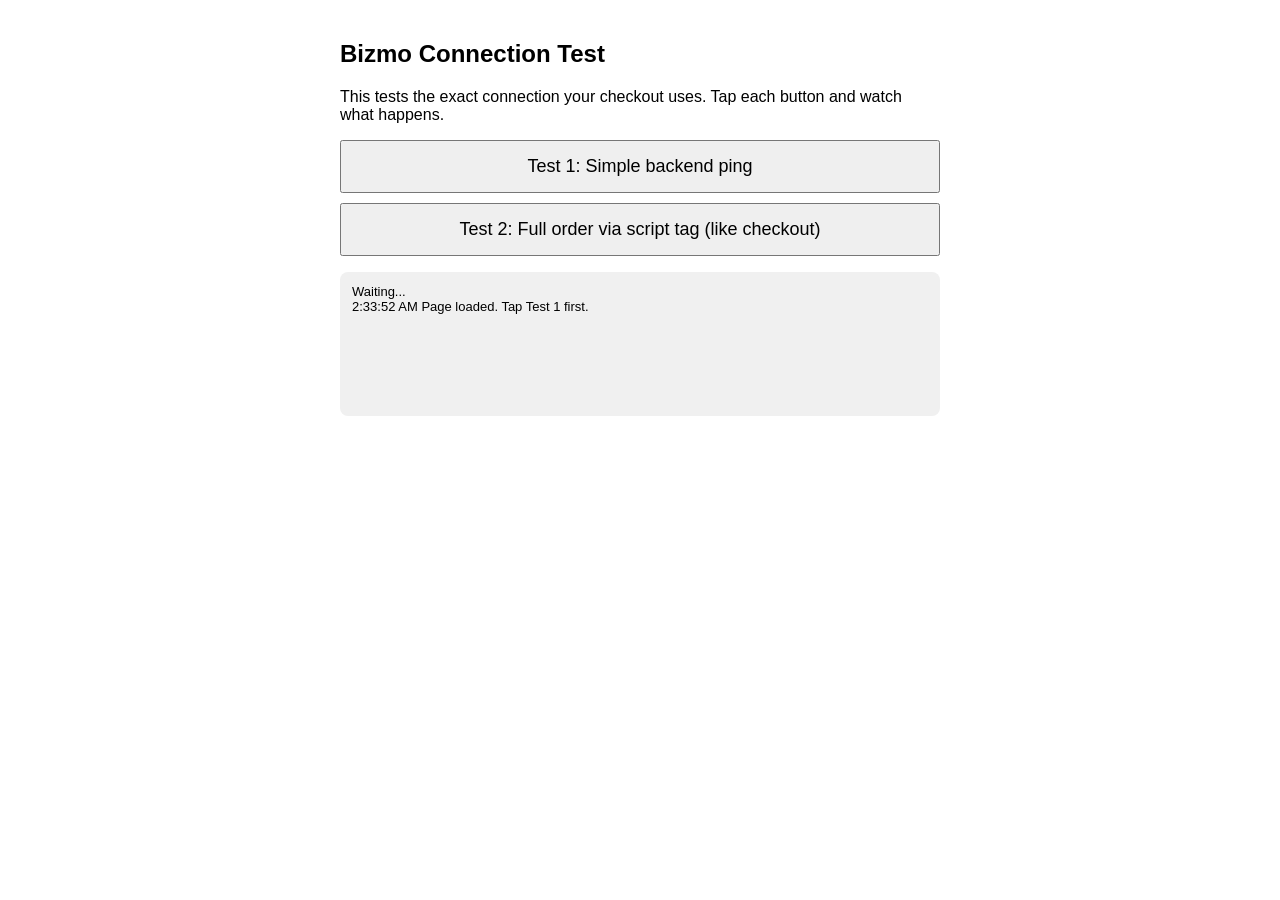
<file: jsonp-test.html>
<!DOCTYPE html>
<html>
<head>
<meta charset="utf-8">
<meta name="viewport" content="width=device-width, initial-scale=1">
<title>Bizmo Connection Test</title>
<style>
body { font-family: sans-serif; padding: 20px; max-width: 600px; margin: 0 auto; }
button { font-size: 18px; padding: 14px 24px; margin: 10px 0; display: block; width: 100%; }
#log { background: #f0f0f0; padding: 12px; border-radius: 8px; white-space: pre-wrap; word-break: break-all; font-size: 13px; margin-top: 16px; min-height: 120px; }
.ok { color: green; font-weight: bold; }
.fail { color: red; font-weight: bold; }
</style>
</head>
<body>
<h2>Bizmo Connection Test</h2>
<p>This tests the exact connection your checkout uses. Tap each button and watch what happens.</p>
<button id="b1">Test 1: Simple backend ping</button>
<button id="b2">Test 2: Full order via script tag (like checkout)</button>
<div id="log">Waiting...</div>
<script>
var API = "https://script.google.com/macros/s/AKfycby_AQMbH9dFbgNmpDoFK4X4azUi_1Z7ZnY80UBpg0zM5HI8oqXaag_176UGJWpP5jw/exec";
var logEl = document.getElementById("log");
function log(m, cls) {
  var d = document.createElement("div");
  if (cls) d.className = cls;
  d.textContent = new Date().toLocaleTimeString() + " " + m;
  logEl.appendChild(d);
}
document.getElementById("b1").onclick = function() {
  log("Test 1: requesting ping...");
  var cb = "t1_" + Date.now();
  window[cb] = function(data) {
    log("Test 1 RESULT: " + JSON.stringify(data), data && data.ok === false ? "ok" : "fail");
    delete window[cb];
  };
  var s = document.createElement("script");
  var t0 = Date.now();
  s.onerror = function() { log("Test 1 SCRIPT ERROR after " + (Date.now()-t0) + "ms", "fail"); };
  setTimeout(function() {
    if (window[cb]) { log("Test 1 TIMEOUT after 25s - no reply", "fail"); delete window[cb]; }
  }, 25000);
  s.src = API + "?action=placeCodOrder&callback=" + cb + "&payload=%7B%7D";
  log("Test 1 URL: " + s.src.substring(0, 100) + "...");
  document.head.appendChild(s);
};
document.getElementById("b2").onclick = function() {
  log("Test 2: sending realistic order...");
  var payload = {
    name: "ConnTest", mobile: "9876543210",
    address: "123 Main St", city: "Ilayangudi", pincode: "630702",
    items: "Test Item x 1 - Rs.100", total: 100, payment: "Cash on Delivery"
  };
  var cb = "t2_" + Date.now();
  window[cb] = function(data) {
    log("Test 2 RESULT: " + JSON.stringify(data), data && data.ok ? "ok" : "fail");
    delete window[cb];
  };
  var s = document.createElement("script");
  var t0 = Date.now();
  s.onerror = function() { log("Test 2 SCRIPT ERROR after " + (Date.now()-t0) + "ms", "fail"); };
  setTimeout(function() {
    if (window[cb]) { log("Test 2 TIMEOUT after 25s - no reply", "fail"); delete window[cb]; }
  }, 25000);
  s.src = API + "?action=placeCodOrder&callback=" + cb + "&payload=" + encodeURIComponent(JSON.stringify(payload));
  log("Test 2 URL length: " + s.src.length);
  document.head.appendChild(s);
};
log("Page loaded. Tap Test 1 first.");
</script>
</body>
</html>
</file>
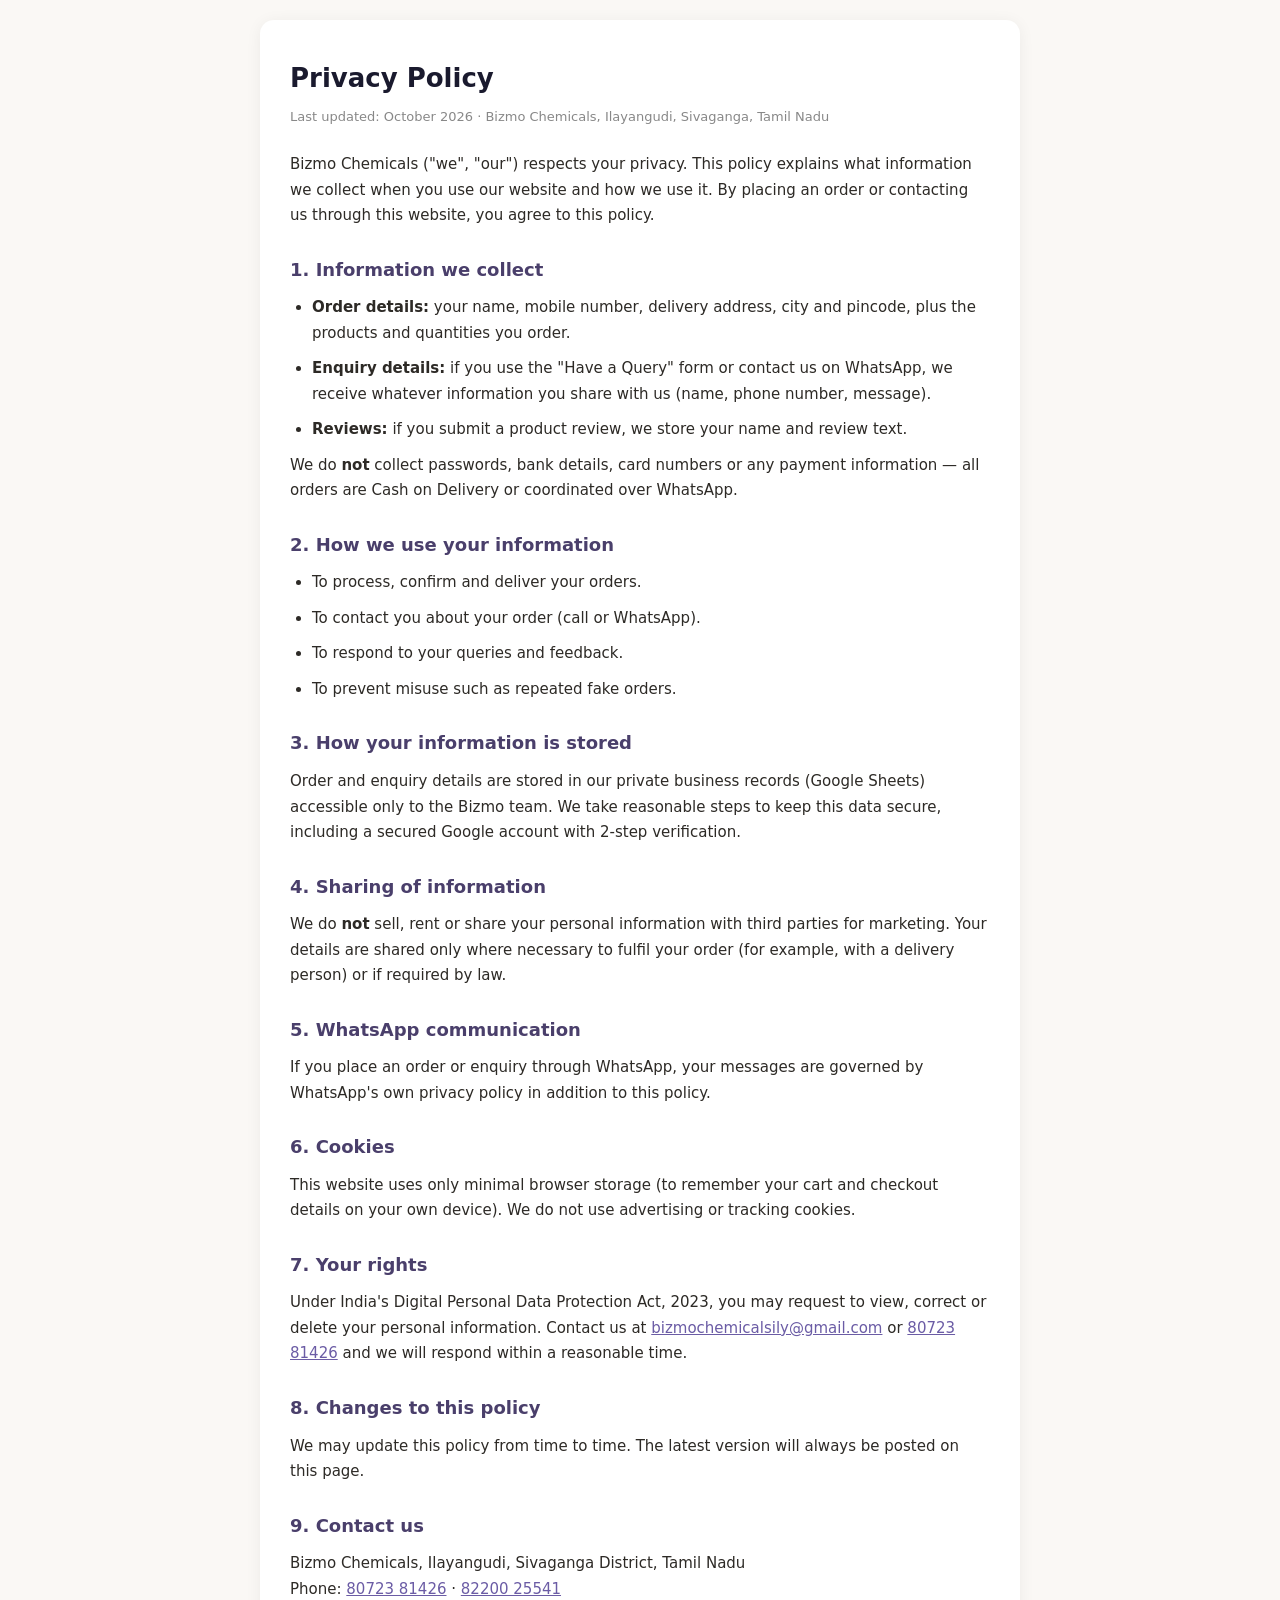
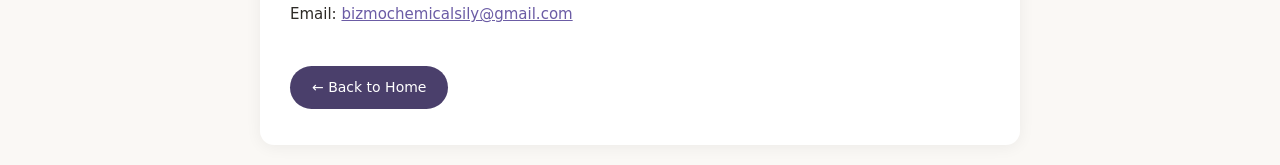
<file: privacy-policy.html>
<!DOCTYPE html>
<html lang="en">
<head>
<meta charset="UTF-8">
<meta name="viewport" content="width=device-width, initial-scale=1.0">
<title>Privacy Policy — Bizmo Chemicals</title>
<style>
  * { margin: 0; padding: 0; box-sizing: border-box; }
  body { font-family: 'Segoe UI', system-ui, -apple-system, sans-serif; background: #faf8f5; color: #2d2a26; line-height: 1.7; padding: 20px; }
  .wrap { max-width: 760px; margin: 0 auto; background: #fff; border-radius: 14px; padding: 36px 30px; box-shadow: 0 2px 16px rgba(0,0,0,.06); }
  h1 { font-size: 26px; color: #1a1a2e; margin-bottom: 6px; }
  .updated { color: #888; font-size: 13px; margin-bottom: 24px; }
  h2 { font-size: 18px; color: #4a3f6b; margin: 26px 0 10px; }
  p, li { font-size: 15px; margin-bottom: 10px; }
  ul { padding-left: 22px; }
  a { color: #6b5ca5; }
  .back { display: inline-block; margin-top: 28px; padding: 10px 22px; background: #4a3f6b; color: #fff; border-radius: 30px; text-decoration: none; font-size: 14px; }
  .note { background: #f4f1ff; border-left: 3px solid #6b5ca5; padding: 12px 16px; border-radius: 0 8px 8px 0; font-size: 13px; color: #555; margin-top: 24px; }
</style>
</head>
<body>
<div class="wrap">
  <h1>Privacy Policy</h1>
  <p class="updated">Last updated: October 2026 · Bizmo Chemicals, Ilayangudi, Sivaganga, Tamil Nadu</p>

  <p>Bizmo Chemicals ("we", "our") respects your privacy. This policy explains what information we collect when you use our website and how we use it. By placing an order or contacting us through this website, you agree to this policy.</p>

  <h2>1. Information we collect</h2>
  <ul>
    <li><strong>Order details:</strong> your name, mobile number, delivery address, city and pincode, plus the products and quantities you order.</li>
    <li><strong>Enquiry details:</strong> if you use the "Have a Query" form or contact us on WhatsApp, we receive whatever information you share with us (name, phone number, message).</li>
    <li><strong>Reviews:</strong> if you submit a product review, we store your name and review text.</li>
  </ul>
  <p>We do <strong>not</strong> collect passwords, bank details, card numbers or any payment information — all orders are Cash on Delivery or coordinated over WhatsApp.</p>

  <h2>2. How we use your information</h2>
  <ul>
    <li>To process, confirm and deliver your orders.</li>
    <li>To contact you about your order (call or WhatsApp).</li>
    <li>To respond to your queries and feedback.</li>
    <li>To prevent misuse such as repeated fake orders.</li>
  </ul>

  <h2>3. How your information is stored</h2>
  <p>Order and enquiry details are stored in our private business records (Google Sheets) accessible only to the Bizmo team. We take reasonable steps to keep this data secure, including a secured Google account with 2-step verification.</p>

  <h2>4. Sharing of information</h2>
  <p>We do <strong>not</strong> sell, rent or share your personal information with third parties for marketing. Your details are shared only where necessary to fulfil your order (for example, with a delivery person) or if required by law.</p>

  <h2>5. WhatsApp communication</h2>
  <p>If you place an order or enquiry through WhatsApp, your messages are governed by WhatsApp's own privacy policy in addition to this policy.</p>

  <h2>6. Cookies</h2>
  <p>This website uses only minimal browser storage (to remember your cart and checkout details on your own device). We do not use advertising or tracking cookies.</p>

  <h2>7. Your rights</h2>
  <p>Under India's Digital Personal Data Protection Act, 2023, you may request to view, correct or delete your personal information. Contact us at <a href="mailto:bizmochemicalsily@gmail.com">bizmochemicalsily@gmail.com</a> or <a href="tel:+918072381426">80723 81426</a> and we will respond within a reasonable time.</p>

  <h2>8. Changes to this policy</h2>
  <p>We may update this policy from time to time. The latest version will always be posted on this page.</p>

  <h2>9. Contact us</h2>
  <p>Bizmo Chemicals, Ilayangudi, Sivaganga District, Tamil Nadu<br>
  Phone: <a href="tel:+918072381426">80723 81426</a> · <a href="tel:+918220025541">82200 25541</a><br>
  Email: <a href="mailto:bizmochemicalsily@gmail.com">bizmochemicalsily@gmail.com</a></p>


  <a class="back" href="index.html">← Back to Home</a>
</div>
</body>
</html>
</file>
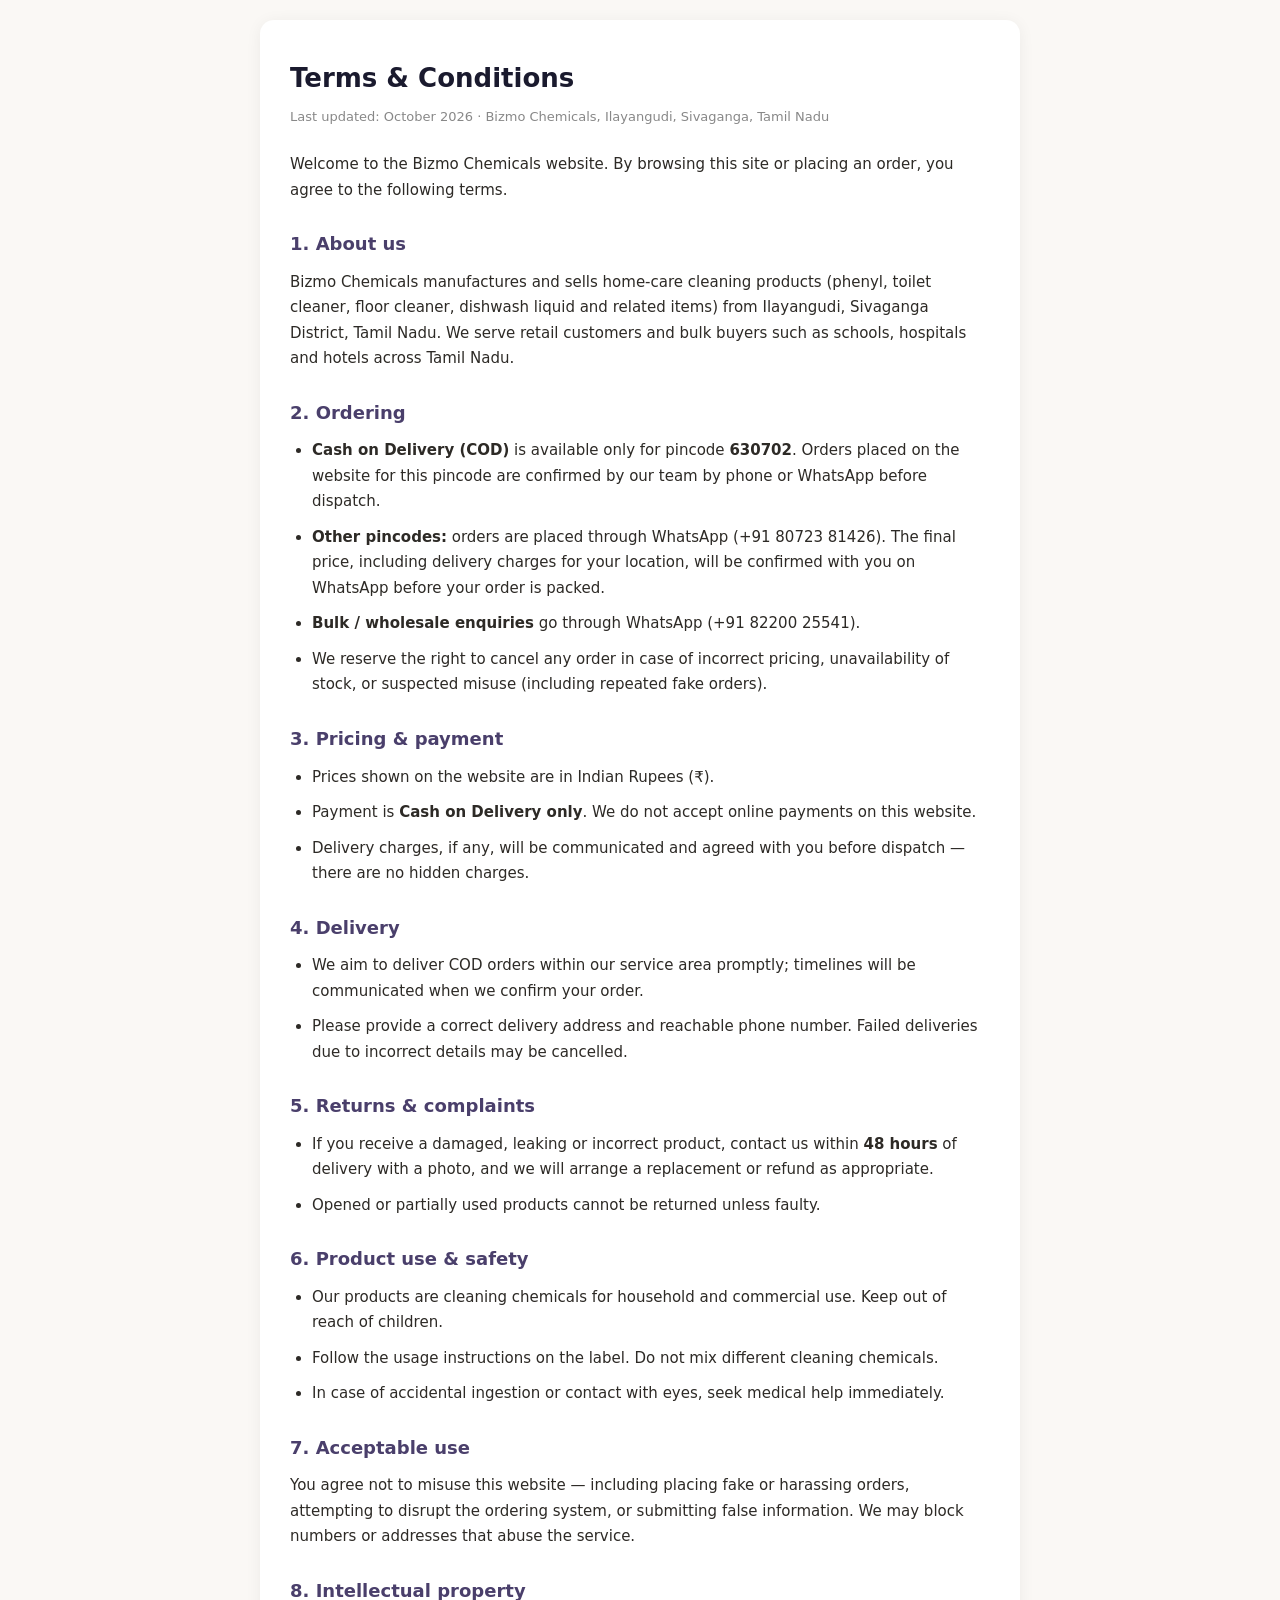
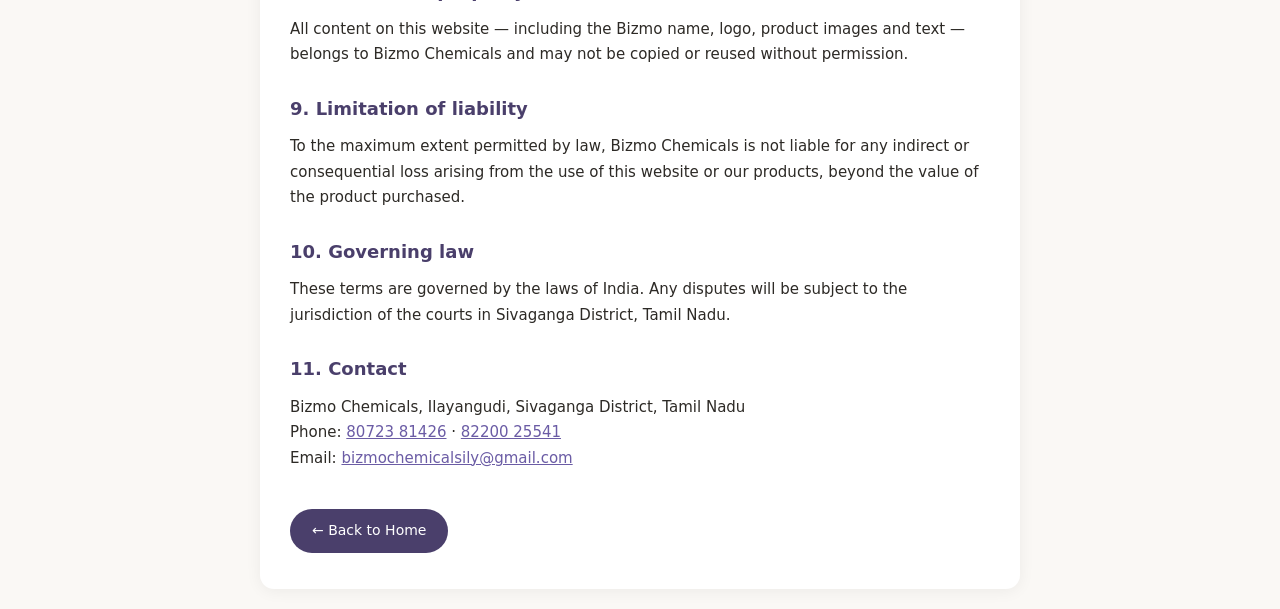
<file: terms-conditions.html>
<!DOCTYPE html>
<html lang="en">
<head>
<meta charset="UTF-8">
<meta name="viewport" content="width=device-width, initial-scale=1.0">
<title>Terms &amp; Conditions — Bizmo Chemicals</title>
<style>
  * { margin: 0; padding: 0; box-sizing: border-box; }
  body { font-family: 'Segoe UI', system-ui, -apple-system, sans-serif; background: #faf8f5; color: #2d2a26; line-height: 1.7; padding: 20px; }
  .wrap { max-width: 760px; margin: 0 auto; background: #fff; border-radius: 14px; padding: 36px 30px; box-shadow: 0 2px 16px rgba(0,0,0,.06); }
  h1 { font-size: 26px; color: #1a1a2e; margin-bottom: 6px; }
  .updated { color: #888; font-size: 13px; margin-bottom: 24px; }
  h2 { font-size: 18px; color: #4a3f6b; margin: 26px 0 10px; }
  p, li { font-size: 15px; margin-bottom: 10px; }
  ul, ol { padding-left: 22px; }
  a { color: #6b5ca5; }
  .back { display: inline-block; margin-top: 28px; padding: 10px 22px; background: #4a3f6b; color: #fff; border-radius: 30px; text-decoration: none; font-size: 14px; }
  .note { background: #f4f1ff; border-left: 3px solid #6b5ca5; padding: 12px 16px; border-radius: 0 8px 8px 0; font-size: 13px; color: #555; margin-top: 24px; }
</style>
</head>
<body>
<div class="wrap">
  <h1>Terms &amp; Conditions</h1>
  <p class="updated">Last updated: October 2026 · Bizmo Chemicals, Ilayangudi, Sivaganga, Tamil Nadu</p>

  <p>Welcome to the Bizmo Chemicals website. By browsing this site or placing an order, you agree to the following terms.</p>

  <h2>1. About us</h2>
  <p>Bizmo Chemicals manufactures and sells home-care cleaning products (phenyl, toilet cleaner, floor cleaner, dishwash liquid and related items) from Ilayangudi, Sivaganga District, Tamil Nadu. We serve retail customers and bulk buyers such as schools, hospitals and hotels across Tamil Nadu.</p>

  <h2>2. Ordering</h2>
  <ul>
    <li><strong>Cash on Delivery (COD)</strong> is available only for pincode <strong>630702</strong>. Orders placed on the website for this pincode are confirmed by our team by phone or WhatsApp before dispatch.</li>
    <li><strong>Other pincodes:</strong> orders are placed through WhatsApp (+91 80723 81426). The final price, including delivery charges for your location, will be confirmed with you on WhatsApp before your order is packed.</li>
    <li><strong>Bulk / wholesale enquiries</strong> go through WhatsApp (+91 82200 25541).</li>
    <li>We reserve the right to cancel any order in case of incorrect pricing, unavailability of stock, or suspected misuse (including repeated fake orders).</li>
  </ul>

  <h2>3. Pricing &amp; payment</h2>
  <ul>
    <li>Prices shown on the website are in Indian Rupees (₹).</li>
    <li>Payment is <strong>Cash on Delivery only</strong>. We do not accept online payments on this website.</li>
    <li>Delivery charges, if any, will be communicated and agreed with you before dispatch — there are no hidden charges.</li>
  </ul>

  <h2>4. Delivery</h2>
  <ul>
    <li>We aim to deliver COD orders within our service area promptly; timelines will be communicated when we confirm your order.</li>
    <li>Please provide a correct delivery address and reachable phone number. Failed deliveries due to incorrect details may be cancelled.</li>
  </ul>

  <h2>5. Returns &amp; complaints</h2>
  <ul>
    <li>If you receive a damaged, leaking or incorrect product, contact us within <strong>48 hours</strong> of delivery with a photo, and we will arrange a replacement or refund as appropriate.</li>
    <li>Opened or partially used products cannot be returned unless faulty.</li>
  </ul>

  <h2>6. Product use &amp; safety</h2>
  <ul>
    <li>Our products are cleaning chemicals for household and commercial use. Keep out of reach of children.</li>
    <li>Follow the usage instructions on the label. Do not mix different cleaning chemicals.</li>
    <li>In case of accidental ingestion or contact with eyes, seek medical help immediately.</li>
  </ul>

  <h2>7. Acceptable use</h2>
  <p>You agree not to misuse this website — including placing fake or harassing orders, attempting to disrupt the ordering system, or submitting false information. We may block numbers or addresses that abuse the service.</p>

  <h2>8. Intellectual property</h2>
  <p>All content on this website — including the Bizmo name, logo, product images and text — belongs to Bizmo Chemicals and may not be copied or reused without permission.</p>

  <h2>9. Limitation of liability</h2>
  <p>To the maximum extent permitted by law, Bizmo Chemicals is not liable for any indirect or consequential loss arising from the use of this website or our products, beyond the value of the product purchased.</p>

  <h2>10. Governing law</h2>
  <p>These terms are governed by the laws of India. Any disputes will be subject to the jurisdiction of the courts in Sivaganga District, Tamil Nadu.</p>

  <h2>11. Contact</h2>
  <p>Bizmo Chemicals, Ilayangudi, Sivaganga District, Tamil Nadu<br>
  Phone: <a href="tel:+918072381426">80723 81426</a> · <a href="tel:+918220025541">82200 25541</a><br>
  Email: <a href="mailto:bizmochemicalsily@gmail.com">bizmochemicalsily@gmail.com</a></p>



  <a class="back" href="index.html">← Back to Home</a>
</div>
</body>
</html>
</file>
<file: style.css>
/* =====================================================
   BIZMO CHEMICALS — ARABIAN LUXE EDITION
   White · Light Lavender · Violet · Champagne Gold
   Layout structure & all selectors preserved —
   JavaScript functionality untouched.
===================================================== */

* {
  box-sizing: border-box;
}

html {
  scroll-behavior: smooth;
}

:root {
  /* Arabian palette */
  --violet-deep: #2b1a56;
  --violet: #472a8c;
  --violet-bright: #7c5cbf;
  --violet-soft: #efe9f9;
  --violet-faint: #f7f4fd;
  --lavender: #f4f1fa;
  --lavender-line: #ddd2f0;
  --gold: #c9a24b;
  --gold-deep: #a5813d;
  --gold-soft: #fbf4e3;

  --ink: #2b2340;
  --ink-soft: #57506e;
  --muted: #8d86a3;
  --line: #e4dcf2;
  --line-soft: #efe9f9;
  --surface: #ffffff;
  --page: #faf9fd;
  --cream: #f5f1fa;

  --shadow: rgba(43, 26, 86, 0.1);
  --shadow-deep: rgba(43, 26, 86, 0.22);
  --glow: rgba(124, 92, 191, 0.16);

  --radius: 18px;
  --radius-lg: 26px;

  --font-display: "Fraunces", Georgia, serif;
  --font-accent: "Fraunces", Georgia, serif;
  --font-body: "DM Sans", Arial, sans-serif;
}

body {
  margin: 0;
  font-family: var(--font-body);
  color: var(--ink);
  background:
    radial-gradient(1100px 480px at 88% -60px, rgba(124, 92, 191, 0.07), transparent 60%),
    radial-gradient(900px 420px at -10% 30%, rgba(201, 162, 75, 0.05), transparent 60%),
    var(--page);
  -webkit-font-smoothing: antialiased;
}

a {
  color: inherit;
}

button,
input,
textarea {
  font-family: inherit;
}

button {
  -webkit-tap-highlight-color: transparent;
}

.container {
  width: min(1160px, 92%);
  margin: auto;
}

/* ================= HEADER ================= */

.header {
  height: 72px;
  background: rgba(255, 255, 255, 0.94);
  backdrop-filter: blur(12px);
  -webkit-backdrop-filter: blur(12px);
  position: sticky;
  top: 0;
  z-index: 20;
  box-shadow: 0 6px 26px rgba(43, 26, 86, 0.08);
  border-bottom: 1px solid var(--line);
}

.header::after {
  content: "";
  position: absolute;
  left: 0;
  right: 0;
  bottom: -1px;
  height: 2px;
  background: linear-gradient(90deg, transparent, var(--gold) 25%, var(--violet-bright) 50%, var(--gold) 75%, transparent);
  opacity: 0.6;
  pointer-events: none;
}

.nav {
  height: 72px;
  display: flex;
  align-items: center;
  gap: 30px;
  position: relative;
}

.logo-link {
  width: 118px;
  display: block;
  flex-shrink: 0;
  filter: drop-shadow(0 2px 8px rgba(43, 26, 86, 0.14));
}

.logo-link img {
  width: 100%;
  height: 46px;
  object-fit: contain;
}

.nav nav {
  display: flex;
  align-items: center;
  justify-content: center;
  gap: 28px;
  flex: 1;
}

.nav nav a {
  text-decoration: none;
  font-size: 13px;
  font-weight: 600;
  letter-spacing: 0.6px;
  padding: 26px 0;
  position: relative;
  white-space: nowrap;
  color: var(--ink-soft);
  transition: color 0.2s;
}

.nav nav a::before {
  content: "";
  position: absolute;
  left: 0;
  right: 100%;
  bottom: 18px;
  height: 2px;
  border-radius: 2px;
  background: linear-gradient(90deg, var(--gold), var(--violet-bright));
  transition: right 0.25s ease;
}

.nav nav a:hover {
  color: var(--violet);
}

.nav nav a:hover::before,
.nav nav a.active::before {
  right: 0;
}

.nav nav a.active {
  color: var(--violet);
}

.nav-actions {
  display: flex;
  align-items: center;
  gap: 10px;
  flex-shrink: 0;
}

.nav-actions button,
.mobile-menu {
  border: 0;
  background: none;
  font-size: 20px;
  cursor: pointer;
  color: var(--violet);
  position: relative;
}

.nav-actions button {
  width: 40px;
  height: 40px;
  border-radius: 13px;
  background: #fff;
  border: 1px solid var(--line);
  box-shadow: 0 3px 12px rgba(43, 26, 86, 0.07);
  transition: 0.2s;
}

.nav-actions button:hover {
  background: linear-gradient(135deg, var(--violet), var(--violet-deep));
  border-color: var(--violet);
  color: #fff;
  transform: translateY(-1px);
  box-shadow: 0 8px 20px var(--glow);
}

.nav-actions b {
  position: absolute;
  top: -6px;
  right: -7px;
  min-width: 18px;
  height: 18px;
  display: grid;
  place-items: center;
  font-size: 10px;
  font-weight: 800;
  background: linear-gradient(135deg, var(--gold), var(--gold-deep));
  color: #fff;
  border-radius: 50%;
  padding: 0 4px;
  border: 2px solid var(--page);
}

.mobile-menu {
  display: none;
}

/* ================= HERO ================= */

.hero {
  min-height: 600px;
  position: relative;
  overflow: hidden;
  background: var(--violet-deep);
  touch-action: pan-y;
}

.hero::before {
  content: "";
  position: absolute;
  inset: 0;
  z-index: 1;
  background:
    radial-gradient(720px 400px at 12% 18%, rgba(201, 162, 75, 0.18), transparent 60%),
    radial-gradient(560px 340px at 88% 85%, rgba(124, 92, 191, 0.28), transparent 60%);
  pointer-events: none;
}

.hero-slides {
  position: absolute;
  inset: 0;
  width: 100%;
  height: 100%;
  overflow: hidden;
}

.hero-slide {
  position: absolute;
  inset: 0;
  width: 100%;
  height: 100%;
  opacity: 0;
  transform: translateX(100%);
  transition: transform 0.6s cubic-bezier(0.22, 0.8, 0.3, 1), opacity 0.6s ease;
}

.hero-slide img {
  width: 100%;
  height: 100%;
  display: block;
  object-fit: cover;
  object-position: center center;
  user-select: none;
  -webkit-user-drag: none;
}

/* gentle ken-burns drift on the visible slide — pure decoration */
.hero-slide.active img {
  animation: heroDrift 7s ease-out forwards;
}

@keyframes heroDrift {
  from { transform: scale(1); }
  to { transform: scale(1.07); }
}

.hero-slide.active {
  opacity: 1;
  transform: translateX(0);
}

.hero-slide.previous {
  opacity: 0;
  transform: translateX(-100%);
}

.hero-overlay {
  position: absolute;
  inset: 0;
  z-index: 2;
  background: linear-gradient(
    92deg,
    rgba(43, 26, 86, 0.94) 0%,
    rgba(58, 36, 112, 0.8) 40%,
    rgba(58, 36, 112, 0.3) 72%,
    rgba(58, 36, 112, 0.1)
  );
  pointer-events: none;
}

.hero-content {
  position: relative;
  z-index: 3;
  min-height: 600px;
  display: flex;
  align-items: center;
}

.hero-copy {
  max-width: 580px;
  color: #fff;
}

.eyebrow {
  letter-spacing: 5px;
  font-size: 11px;
  font-weight: 800;
  color: var(--gold);
  margin-bottom: 18px;
  display: flex;
  align-items: center;
  gap: 12px;
}

.eyebrow::before {
  content: "";
  width: 36px;
  height: 2px;
  background: linear-gradient(90deg, var(--gold), transparent);
  border-radius: 2px;
}

.hero h1 {
  font-family: var(--font-display);
  font-size: 56px;
  line-height: 1.04;
  margin: 0 0 20px;
  font-weight: 600;
  letter-spacing: 0.5px;
  color: #fffdf8;
  text-wrap: balance;
}

.hero h1 span {
  font-family: var(--font-accent);
  font-style: italic;
  font-weight: 600;
  color: var(--gold);
}

.hero p {
  font-size: 15px;
  line-height: 1.7;
  max-width: 410px;
  color: #e6e0f2;
  font-weight: 500;
}

.hero-points {
  display: flex;
  gap: 10px;
  flex-wrap: wrap;
  font-size: 11px;
  font-weight: 700;
  margin-top: 24px;
}

.hero-points span {
  background: rgba(255, 255, 255, 0.08);
  border: 1px solid rgba(201, 162, 75, 0.5);
  color: #fdf6e3;
  padding: 9px 16px;
  border-radius: 999px;
  backdrop-filter: blur(4px);
  letter-spacing: 0.4px;
}

.hero-dots {
  position: absolute;
  z-index: 5;
  bottom: 20px;
  left: 50%;
  transform: translateX(-50%);
  display: flex;
  align-items: center;
  gap: 8px;
}

.hero-dot {
  width: 9px;
  height: 9px;
  padding: 0;
  border: 0;
  border-radius: 50%;
  background: rgba(255, 255, 255, 0.45);
  cursor: pointer;
  transition: 0.25s;
}

.hero-dot.active {
  width: 30px;
  border-radius: 10px;
  background: linear-gradient(90deg, var(--gold), var(--gold-deep));
}

/* ================= TRUST STRIP ================= */

.trust-strip {
  background: #fff;
  border-bottom: 1px solid var(--line);
  position: relative;
}

.trust-grid {
  display: grid;
  grid-template-columns: repeat(4, 1fr);
  padding: 26px 0;
}

.trust-grid > div {
  display: flex;
  gap: 14px;
  align-items: center;
  justify-content: center;
  border-right: 1px solid var(--line-soft);
}

.trust-grid > div:last-child {
  border: 0;
}

.trust-icon {
  width: 48px;
  height: 48px;
  border-radius: 16px;
  background: linear-gradient(135deg, var(--violet-soft), #e2d7f5);
  color: var(--violet);
  display: grid;
  place-items: center;
  font-size: 21px;
  flex-shrink: 0;
  box-shadow: inset 0 0 0 1px rgba(71, 42, 140, 0.1);
}

.trust-grid > div:nth-child(2) .trust-icon {
  background: linear-gradient(135deg, var(--gold-soft), #f1e3c2);
  color: var(--gold-deep);
  box-shadow: inset 0 0 0 1px rgba(166, 129, 61, 0.2);
}

.trust-grid > div:nth-child(3) .trust-icon {
  background: linear-gradient(135deg, #f4f0fc, #e6dcf7);
  color: var(--violet-bright);
}

.trust-grid > div:nth-child(4) .trust-icon {
  background: linear-gradient(135deg, #fdf7ea, #f6e9cd);
  color: var(--gold-deep);
}

.trust-grid strong {
  display: block;
  font-size: 13px;
  color: var(--ink);
}

.trust-grid small {
  display: block;
  color: var(--muted);
  font-size: 10px;
  margin-top: 4px;
}

/* ================= SECTIONS ================= */

.section {
  padding: 84px 0;
}

.section-head {
  display: flex;
  align-items: end;
  justify-content: space-between;
  gap: 25px;
  margin-bottom: 34px;
}

.section-head h2,
.split-copy h2,
.about h2,
.newsletter h2 {
  font-family: var(--font-display);
  font-size: 38px;
  line-height: 1.08;
  margin: 10px 0 0;
  letter-spacing: 0.3px;
  font-weight: 600;
  color: var(--ink);
  text-wrap: balance;
}

.section-head > a {
  color: var(--violet);
  text-decoration: none;
  font-size: 12px;
  font-weight: 800;
  padding: 11px 18px;
  border: 1px solid var(--violet-bright);
  border-radius: 12px;
  background: #fff;
  transition: 0.2s;
}

.section-head > a:hover {
  background: var(--violet);
  border-color: var(--violet);
  color: #fff;
}

.kicker {
  font-size: 11px;
  letter-spacing: 3.5px;
  color: var(--gold-deep);
  font-weight: 800;
}

/* ================= RUNNING BANNERS ================= */

.bizmo-running-banner,
.bizmo-product-banner {
  width: 100%;
  overflow: hidden;
  white-space: nowrap;
}

.bizmo-running-banner {
  background: linear-gradient(90deg, var(--violet-deep), var(--violet) 50%, var(--violet-deep));
  color: #f4eedd;
  padding: 13px 0;
  border-top: 1px solid rgba(201, 162, 75, 0.45);
  border-bottom: 1px solid rgba(201, 162, 75, 0.45);
}

.bizmo-running-track,
.bizmo-product-track {
  display: inline-flex;
  align-items: center;
  gap: 26px;
  min-width: max-content;
  animation: move 28s linear infinite;
}

.bizmo-running-track span {
  font-size: 12px;
  font-weight: 700;
  letter-spacing: 2.2px;
}

@keyframes move {
  from { transform: translateX(0); }
  to { transform: translateX(-50%); }
}

.bizmo-product-banner {
  background: linear-gradient(90deg, #8a6c2e, var(--gold-deep) 50%, #8a6c2e) !important;
  border-top: 1px solid rgba(255, 255, 255, 0.25);
  border-bottom: 1px solid rgba(255, 255, 255, 0.25);
  padding: 13px 0;
}

.bizmo-product-track {
  gap: 24px;
  animation-duration: 34s;
}

.bizmo-product-track span {
  color: #fffaf0 !important;
  font-size: 12px;
  font-weight: 700;
  letter-spacing: 1.6px;
}

/* ================= CATEGORIES ================= */

.category-pills {
  display: flex;
  align-items: center;
  justify-content: center;
  gap: 12px;
  flex-wrap: wrap;
  width: 100%;
}

.category-pill {
  appearance: none;
  display: inline-flex;
  align-items: center;
  justify-content: center;
  gap: 9px;
  min-width: 140px;
  height: 50px;
  padding: 0 22px;
  border-radius: 999px;
  border: 1px solid var(--lavender-line);
  background: #fff;
  color: var(--ink-soft);
  font-size: 13px;
  font-weight: 700;
  cursor: pointer;
  box-shadow: 0 4px 14px rgba(43, 26, 86, 0.06);
  transition: transform 0.22s, box-shadow 0.22s, border-color 0.22s;
  position: relative;
  overflow: hidden;
}

.category-pill span {
  font-size: 17px;
}

.category-pill:hover {
  transform: translateY(-2px);
  border-color: var(--gold);
  box-shadow: 0 8px 22px rgba(201, 162, 75, 0.2);
}

.category-pill.home {
  background: #f2eefb;
  border-color: #d9cff2;
  color: #472a8c;
}

.category-pill.kitchen {
  background: #fdf7e9;
  border-color: #efdfba;
  color: #8a6c2e;
}

.category-pill.surface {
  background: #efeafb;
  border-color: #d8cdef;
  color: #5b3fa3;
}

.category-pill.personal {
  background: #fbf2e4;
  border-color: #eed9b8;
  color: #a5813d;
}

.category-pill.category-selected {
  transform: translateY(-2px);
  color: #fff;
  border-color: var(--violet);
  background: linear-gradient(135deg, var(--violet), var(--violet-deep));
  box-shadow: 0 10px 24px var(--glow);
}

/* ================= PRODUCTS ================= */

.products {
  background: transparent;
}

.centered {
  align-items: center;
}

.search-wrap input {
  width: 250px;
  border: 1px solid var(--lavender-line);
  border-radius: 14px;
  padding: 12px 16px;
  font-size: 12px;
  outline: 0;
  background: #fff;
  color: var(--ink);
  box-shadow: 0 3px 10px rgba(43, 26, 86, 0.05);
  transition: 0.2s;
}

.search-wrap input:focus {
  border-color: var(--violet-bright);
  box-shadow: 0 0 0 4px rgba(124, 92, 191, 0.14);
}

.product-grid {
  display: grid;
  grid-template-columns: repeat(3, minmax(0, 1fr));
  gap: 24px;
}

.product-card {
  display: flex;
  flex-direction: column;
  min-width: 0;
  height: 100%;
  background: #fff;
  border: 1px solid var(--line-soft);
  border-radius: var(--radius-lg);
  overflow: hidden;
  box-shadow: 0 10px 30px rgba(43, 26, 86, 0.07);
  transition: transform 0.28s ease, box-shadow 0.28s ease, border-color 0.28s ease;
  position: relative;
}

.product-card::after {
  content: "";
  position: absolute;
  inset: 0;
  border-radius: inherit;
  border: 1px solid rgba(201, 162, 75, 0);
  pointer-events: none;
  transition: border-color 0.28s ease;
}

.product-card:hover {
  transform: translateY(-6px);
  border-color: rgba(124, 92, 191, 0.4);
  box-shadow: 0 22px 48px rgba(43, 26, 86, 0.14);
}

.product-card:hover::after {
  border-color: rgba(201, 162, 75, 0.35);
}

.product-image {
  height: 300px;
  flex-shrink: 0;
  background: linear-gradient(150deg, #fbf9fe, #f0eaf9);
  position: relative;
  display: flex;
  align-items: center;
  justify-content: center;
  overflow: hidden;
  border-bottom: 1px solid var(--line-soft);
}

.product-image img {
  width: 82%;
  height: 92%;
  object-fit: contain;
  object-position: center;
  mix-blend-mode: multiply;
  position: relative;
  z-index: 1;
  transition: transform 0.35s ease;
}

.product-card:hover .product-image img {
  transform: scale(1.04);
}

.image-fallback {
  font-size: 70px;
  position: absolute;
  inset: 0;
  display: grid;
  place-items: center;
  z-index: 0;
}

.product-image img:not([style*="display: none"]) + .image-fallback {
  display: none;
}

.pill {
  position: absolute;
  z-index: 2;
  left: 14px;
  top: 14px;
  background: linear-gradient(135deg, var(--violet), var(--violet-deep));
  color: #f4eedd;
  border-radius: 999px;
  padding: 7px 12px;
  font-size: 9px;
  font-weight: 800;
  letter-spacing: 1px;
  white-space: nowrap;
  box-shadow: 0 4px 12px rgba(43, 26, 86, 0.28);
}

.pill.red {
  background: linear-gradient(135deg, #b0432f, #7e2c1f);
  color: #fff8ee;
}

.pill.pink {
  background: linear-gradient(135deg, #c96a8a, #9c4666);
  color: #fff8ee;
}

.pill.cyan {
  background: linear-gradient(135deg, #3e8ba3, #2a6478);
  color: #fff8ee;
}

.pill.yellow {
  background: linear-gradient(135deg, var(--gold), var(--gold-deep));
  color: #fffaf0;
}

.pill.purple {
  background: linear-gradient(135deg, #7c6aa8, #5a4d82);
  color: #fff8ee;
}

.pill.blue {
  background: linear-gradient(135deg, #3f7ba3, #2c5a78);
  color: #fff8ee;
}

/* lavender-tinted card backdrops */
.product-card:nth-child(1) .product-image { background: linear-gradient(150deg, #faf7fe, #f1e9fa); }
.product-card:nth-child(2) .product-image { background: linear-gradient(150deg, #fdfaf2, #f8efdb); }
.product-card:nth-child(3) .product-image { background: linear-gradient(150deg, #f7f4fd, #eae2f8); }
.product-card:nth-child(4) .product-image { background: linear-gradient(150deg, #faf8fe, #efe7fa); }
.product-card:nth-child(5) .product-image { background: linear-gradient(150deg, #f5f2fc, #e7ddf7); }
.product-card:nth-child(6) .product-image { background: linear-gradient(150deg, #f8f6fe, #ece5f9); }
.product-card:nth-child(7) .product-image { background: linear-gradient(150deg, #f6f3fd, #e9e1f9); }
.product-card:nth-child(8) .product-image { background: linear-gradient(150deg, #faf7fe, #f0e8fa); }
.product-card:nth-child(9) .product-image { background: linear-gradient(150deg, #f7f5fd, #e8e3f8); }
.product-card:nth-child(10) .product-image { background: linear-gradient(150deg, #fdfaf3, #f7eedb); }
.product-card:nth-child(11) .product-image { background: linear-gradient(150deg, #f8f5fe, #ebe3f9); }
.product-card:nth-child(n+12) .product-image { background: linear-gradient(150deg, #f7f4fd, #e9e1f9); }

.product-info {
  display: flex;
  flex-direction: column;
  flex: 1;
  min-width: 0;
  padding: 18px;
}

.category-label {
  display: block;
  font-size: 9px;
  text-transform: uppercase;
  letter-spacing: 2px;
  color: var(--gold-deep);
  font-weight: 800;
  margin-bottom: 6px;
}

.product-info h3 {
  font-family: var(--font-display);
  font-size: 21px;
  line-height: 1.25;
  margin: 0 0 6px;
  min-height: 44px;
  color: var(--ink);
  font-weight: 700;
  letter-spacing: 0.3px;
}

.product-description {
  font-size: 11px;
  line-height: 1.55;
  color: var(--muted);
  margin: 0 0 10px;
  min-height: 30px;
}

.price-row {
  display: flex;
  align-items: baseline;
  gap: 10px;
  min-height: 28px;
  margin: 0 0 12px;
}

.price-row strong {
  font-size: 19px;
  color: var(--violet);
  white-space: nowrap;
  font-weight: 800;
}

.price-row del {
  font-size: 13px;
  color: #b3a9c9;
}

/* gold shine sweep on primary buttons */
.product-info > button {
  width: 100%;
  margin-top: auto;
  background: linear-gradient(135deg, var(--violet), var(--violet-deep));
  color: #f7f0dc;
  border: 0;
  border-radius: 13px;
  padding: 13px;
  font-size: 12px;
  font-weight: 800;
  letter-spacing: 0.8px;
  cursor: pointer;
  box-shadow: 0 6px 18px var(--glow);
  transition: transform 0.22s, box-shadow 0.22s;
  position: relative;
  overflow: hidden;
}

.product-info > button::after,
.combo-add-btn::after,
.modal-add-btn::after,
.place-order-btn::after,
.checkout::after,
.primary-btn::after {
  content: "";
  position: absolute;
  top: 0;
  left: -80%;
  width: 55%;
  height: 100%;
  background: linear-gradient(105deg, transparent, rgba(255, 255, 255, 0.35), transparent);
  transform: skewX(-20deg);
  transition: left 0.55s ease;
  pointer-events: none;
}

.product-info > button:hover::after,
.combo-add-btn:hover::after,
.modal-add-btn:hover::after,
.place-order-btn:hover::after,
.checkout:hover::after,
.primary-btn:hover::after {
  left: 130%;
}

.product-info > button:hover {
  transform: translateY(-2px);
  box-shadow: 0 10px 26px var(--glow);
}

.product-cart-buttons {
  display: grid;
  grid-template-columns: 1fr 1fr;
  gap: 8px;
  width: 100%;
}

.product-cart-buttons button {
  width: 100%;
  min-width: 0;
  padding: 12px 7px;
  border-radius: 13px;
  border: 0;
  font-size: 11px;
  font-weight: 800;
  white-space: nowrap;
  overflow: hidden;
  text-overflow: ellipsis;
  cursor: pointer;
  transition: 0.2s;
}

.product-cart-buttons .add-more-btn {
  background: linear-gradient(135deg, var(--violet), var(--violet-deep));
  color: #f7f0dc;
}

.product-cart-buttons .edit-cart-btn {
  background: var(--gold-soft);
  color: var(--gold-deep);
  border: 1px solid var(--gold);
}

/* View switcher */

.view-switcher {
  display: flex;
  justify-content: flex-end;
  align-items: center;
  gap: 8px;
  width: min(1160px, 92%);
  margin: 0 auto 22px;
}

.view-switcher span {
  font-size: 12px;
  color: var(--muted);
  font-weight: 600;
}

.view-switcher button {
  width: 44px;
  height: 36px;
  border: 1px solid var(--line);
  border-radius: 10px;
  background: #fff;
  color: var(--violet);
  font-weight: 700;
  cursor: pointer;
  transition: 0.2s;
}

.view-switcher button.active {
  background: linear-gradient(135deg, var(--violet), var(--violet-deep));
  color: #f7f0dc;
  border-color: var(--violet);
}

/* Handwash / product image sliders */

.handwash-slider {
  width: 100%;
  height: 100%;
  overflow: hidden;
  touch-action: pan-y;
  cursor: grab;
  position: relative;
  z-index: 1;
}

.handwash-slider.dragging {
  cursor: grabbing;
}

.handwash-track {
  display: flex;
  width: 100%;
  height: 100%;
  transition: transform 0.3s ease;
}

.handwash-slide {
  min-width: 100%;
  width: 100%;
  height: 100%;
  display: flex;
  align-items: center;
  justify-content: center;
  flex-shrink: 0;
}

.handwash-slide img {
  width: 82%;
  height: 92%;
  object-fit: contain;
  mix-blend-mode: multiply;
  user-select: none;
  pointer-events: none;
}

.handwash-dots {
  position: absolute;
  left: 50%;
  bottom: 12px;
  transform: translateX(-50%);
  display: flex;
  gap: 6px;
}

.handwash-dot {
  width: 7px;
  height: 7px;
  border-radius: 50%;
  background: rgba(71, 42, 140, 0.25);
}

.handwash-dot.active {
  width: 20px;
  border-radius: 10px;
  background: var(--gold-deep);
}

/* ================= COMBOS ================= */

.combo {
  padding-top: 30px;
  background:
    radial-gradient(900px 320px at 50% 0%, rgba(124, 92, 191, 0.08), transparent 65%),
    radial-gradient(2px 2px at 20% 30%, rgba(201, 162, 75, 0.25) 50%, transparent 51%),
    radial-gradient(2px 2px at 80% 60%, rgba(201, 162, 75, 0.22) 50%, transparent 51%),
    var(--cream);
  background-size: auto, 46px 46px, 62px 62px, auto;
  border-top: 1px solid var(--line);
  border-bottom: 1px solid var(--line);
}

.combo-slider-wrap {
  position: relative;
}

.combo-slider {
  position: relative;
  display: flex;
  gap: 20px;
  overflow-x: auto;
  scroll-snap-type: x mandatory;
  scrollbar-width: none;
  -webkit-overflow-scrolling: touch;
  padding-bottom: 0;
}

.combo-slider::-webkit-scrollbar {
  display: none;
}

.combo-slider .combo-card {
  position: relative;
  flex: 0 0 100%;
  scroll-snap-align: start;
  overflow: hidden;
}

.combo-card {
  background: linear-gradient(135deg, #fffdf9, #f6f0fc);
  border: 1px solid var(--lavender-line);
  border-radius: var(--radius-lg);
  overflow: hidden;
  display: grid;
  grid-template-columns: 1.3fr 0.7fr;
  align-items: center;
  box-shadow: 0 16px 44px rgba(43, 26, 86, 0.1);
  position: relative;
}

.combo-card::before {
  content: "";
  position: absolute;
  top: 0;
  left: 0;
  right: 0;
  height: 5px;
  background: linear-gradient(90deg, var(--gold), var(--violet-bright), var(--gold));
  z-index: 2;
}

.combo-card > img {
  width: 100%;
  height: 430px;
  object-fit: cover;
}

.combo-copy {
  padding: 22px 42px 62px;
}

.combo-copy .kicker {
  display: block;
  margin-bottom: 6px;
}

.combo-copy h2 {
  font-family: var(--font-display);
  font-size: 38px;
  line-height: 1.04;
  margin: 6px 0 12px;
  font-weight: 600;
  letter-spacing: 0.5px;
  color: var(--violet-deep);
}

.combo-copy > p {
  color: var(--ink-soft);
  font-size: 13px;
  line-height: 1.65;
}

.combo-price {
  display: flex;
  flex-direction: column;
  margin: 14px 0;
}

.combo-price del {
  display: block;
  margin-bottom: 4px;
  font-size: 13px;
  color: var(--muted);
}

.combo-price strong {
  display: block;
  font-size: 36px;
  color: var(--violet);
  font-weight: 800;
}

.included {
  border-left: 3px solid var(--gold);
  padding: 10px 0 10px 14px;
  background: rgba(201, 162, 75, 0.08);
  border-radius: 0 10px 10px 0;
  margin: 12px 0 16px;
}

.combo-add-btn {
  width: 100%;
  border: 0;
  border-radius: 13px;
  padding: 14px 18px;
  background: linear-gradient(135deg, var(--gold), var(--gold-deep));
  color: #fffaf0;
  font-size: 14px;
  font-weight: 800;
  letter-spacing: 0.6px;
  cursor: pointer;
  box-shadow: 0 8px 22px rgba(166, 129, 61, 0.32);
  transition: transform 0.22s, box-shadow 0.22s;
  position: relative;
  overflow: hidden;
}

.combo-add-btn:hover {
  transform: translateY(-2px);
  box-shadow: 0 12px 30px rgba(166, 129, 61, 0.4);
}

.combo-cart-buttons {
  display: grid;
  grid-template-columns: 1fr 1fr;
  gap: 10px;
}

.combo-cart-buttons button {
  width: 100%;
  min-height: 50px;
  padding: 12px 10px;
  border-radius: 13px;
  font-size: 13px;
  font-weight: 800;
  cursor: pointer;
  transition: 0.2s;
}

.combo-cart-buttons .add-more-btn {
  background: linear-gradient(135deg, var(--violet), var(--violet-deep));
  color: #f7f0dc;
  border: 1px solid var(--violet);
}

.combo-cart-buttons .edit-cart-btn {
  background: #fff;
  color: var(--violet);
  border: 1px solid var(--violet-bright);
}

.combo-dots {
  position: absolute;
  left: 0;
  right: 0;
  bottom: 16px;
  display: flex;
  justify-content: center;
  align-items: center;
  gap: 8px;
  z-index: 10;
  pointer-events: auto;
}

.combo-dot {
  width: 9px;
  height: 9px;
  padding: 0;
  border: 0;
  border-radius: 50%;
  background: rgba(71, 42, 140, 0.22);
  cursor: pointer;
  transition: 0.25s;
}

.combo-dot.active {
  width: 26px;
  border-radius: 10px;
  background: linear-gradient(90deg, var(--gold), var(--gold-deep));
}

/* ================= BULK / SPLIT ================= */

.split-feature {
  background:
    radial-gradient(800px 400px at 90% 20%, rgba(201, 162, 75, 0.08), transparent 60%),
    linear-gradient(180deg, #f6f3fb, var(--page));
}

.split-grid {
  display: grid;
  grid-template-columns: 1.25fr 0.75fr;
  gap: 55px;
  align-items: center;
}

.split-image {
  border-radius: var(--radius-lg);
  overflow: hidden;
  box-shadow: 0 22px 55px var(--shadow-deep);
  background: #fff;
  border: 1px solid var(--lavender-line);
}

.split-image img {
  width: 100%;
  display: block;
}

.split-copy .split-image {
  margin-top: 24px;
  margin-bottom: 26px;
}

.split-copy p {
  font-size: 14px;
  line-height: 1.75;
  color: var(--ink-soft);
}

.split-copy ul {
  padding-left: 18px;
  line-height: 2;
  font-size: 12px;
  margin: 18px 0;
}

.split-copy li::marker {
  color: var(--gold-deep);
}

.primary-btn {
  display: inline-block;
  border: 0;
  border-radius: 13px;
  padding: 15px 26px;
  font-weight: 800;
  font-size: 13px;
  letter-spacing: 0.5px;
  text-decoration: none;
  cursor: pointer;
  background: linear-gradient(135deg, var(--gold), var(--gold-deep));
  color: #fffaf0;
  box-shadow: 0 10px 26px rgba(166, 129, 61, 0.35);
  transition: transform 0.22s, box-shadow 0.22s;
  position: relative;
  overflow: hidden;
}

.primary-btn:hover {
  transform: translateY(-2px);
  box-shadow: 0 14px 34px rgba(166, 129, 61, 0.42);
}

.bulk-info {
  display: flex;
  flex-direction: column;
  gap: 14px;
  margin-top: 20px;
  margin-bottom: 20px;
}

.bulk-point {
  margin: 0;
  padding: 15px 16px 15px 24px;
  background: #fff;
  border: 1px solid rgba(201, 162, 75, 0.35);
  border-radius: 22px;
  box-shadow: 0 10px 28px rgba(43, 26, 86, 0.08);
  position: relative;
  overflow: hidden;
}

.bulk-point::before {
  content: "";
  position: absolute;
  left: 0;
  top: 20px;
  bottom: 20px;
  width: 5px;
  border-radius: 0 6px 6px 0;
  background: linear-gradient(180deg, var(--gold), var(--violet-bright));
}


.bulk-point strong {
  display: block;
  margin: 0 0 6px;
  color: var(--violet-deep);
  font-size: 15px;
  line-height: 1.35;
}

.bulk-point p {
  margin: 0 0 4px;
  color: var(--ink-soft);
  font-size: 13px;
  line-height: 1.6;
}

.bulk-point small {
  display: block;
  margin: 0;
  color: var(--muted);
  font-size: 12px;
  line-height: 1.6;
}

#bulk .split-copy {
  gap: 0 !important;
  justify-content: flex-start !important;
}

#bulk .bulk-info {
  margin-bottom: 0 !important;
}

#bulk .primary-btn {
  margin-top: 14px !important;
}

/* ================= ABOUT ================= */

.about {
  background: #fff;
  border-top: 1px solid var(--line);
  border-bottom: 1px solid var(--line);
}

.about-grid {
  display: grid;
  grid-template-columns: 1fr 1fr;
  gap: 80px;
  align-items: center;
}

.about h2 span {
  font-family: var(--font-accent);
  font-style: italic;
  font-weight: 600;
  color: var(--violet-bright);
}

.about-grid > div > p {
  font-size: 14px;
  line-height: 1.8;
  color: var(--ink-soft);
  max-width: 520px;
}

.about-points {
  margin-top: 26px;
}

.about-points > div {
  display: flex;
  gap: 16px;
  padding: 15px 0;
  border-bottom: 1px solid var(--line-soft);
}

.about-points b {
  font-family: var(--font-accent);
  font-style: italic;
  color: var(--gold-deep);
  font-size: 15px;
}

.about-points strong {
  display: block;
  font-size: 13px;
  color: var(--ink);
}

.about-points small {
  display: block;
  color: var(--muted);
  font-size: 11px;
  margin-top: 4px;
  line-height: 1.6;
}

.about-art {
  display: none !important;
}

/* ================= REVIEWS ================= */

.reviews-section {
  background:
    radial-gradient(700px 300px at 10% 0%, rgba(124, 92, 191, 0.07), transparent 60%),
    var(--cream);
  overflow: hidden;
}

.reviews-head {
  max-width: 700px;
  margin: 0 auto 42px;
  margin-left: 0;
  margin-right: auto;
  text-align: left;
}

.reviews-head h2 {
  margin-bottom: 14px;
}

.reviews-head h2 span {
  font-family: var(--font-accent);
  font-style: italic;
  font-weight: 600;
  color: var(--violet-bright);
}

.reviews-head p {
  max-width: 560px;
  margin: 0;
  color: var(--ink-soft);
  font-size: 13px;
  line-height: 1.7;
}

.reviews-slider-wrap {
  position: relative;
  max-width: 850px;
  margin: 0 auto;
  display: flex;
  align-items: center;
  justify-content: center;
  gap: 22px;
}

.reviews-slider {
  width: 100%;
  max-width: 680px;
  min-height: 290px;
  position: relative;
  display: flex;
  align-items: center;
  justify-content: center;
}

.review-card {
  width: 100%;
  padding: 38px 42px;
  background: #fffdf9;
  border: 1px solid var(--lavender-line);
  border-radius: var(--radius-lg);
  box-shadow: 0 18px 50px rgba(43, 26, 86, 0.1);
  position: absolute;
  inset: 0;
  opacity: 0;
  visibility: hidden;
  transform: translateX(35px) scale(0.97);
  transition: opacity 0.35s ease, transform 0.35s ease, visibility 0.35s ease;
  display: flex;
  flex-direction: column;
  justify-content: center;
}

.review-card::before {
  content: "\201C";
  position: absolute;
  top: 14px;
  right: 30px;
  font-family: var(--font-accent);
  font-size: 96px;
  line-height: 1;
  color: rgba(201, 162, 75, 0.25);
}

.review-card.active {
  opacity: 1;
  visibility: visible;
  transform: translateX(0) scale(1);
}

.review-card:nth-child(1) { background: #fffdf9; }
.review-card:nth-child(2) { background: #faf7fd; }
.review-card:nth-child(3) { background: #fffdf9; }
.review-card:nth-child(4) { background: #f7f3fc; }
.review-card:nth-child(5) { background: #fffdf9; }

.review-stars {
  color: var(--gold-deep);
  font-size: 20px;
  letter-spacing: 3px;
  margin-bottom: 18px;
}

.review-text {
  margin: 0 0 28px;
  color: var(--ink);
  font-size: 17px;
  line-height: 1.75;
  font-family: var(--font-accent);
  font-weight: 500;
  font-style: italic;
}

.review-author {
  display: flex;
  align-items: center;
  gap: 12px;
}

.review-avatar {
  width: 46px;
  height: 46px;
  border-radius: 50%;
  background: linear-gradient(135deg, var(--violet), var(--violet-deep));
  color: #f7f0dc;
  display: flex;
  align-items: center;
  justify-content: center;
  font-size: 17px;
  font-weight: 700;
  border: 2px solid var(--gold);
}

.review-author strong {
  display: block;
  color: var(--ink);
  font-size: 14px;
  margin-bottom: 3px;
}

.review-author small {
  display: block;
  color: var(--muted);
  font-size: 12px;
}

.review-arrow {
  width: 50px;
  height: 50px;
  flex: 0 0 50px;
  border: 1px solid var(--lavender-line);
  border-radius: 50%;
  background: #fff;
  color: var(--violet);
  font-size: 22px;
  font-weight: 700;
  display: flex;
  align-items: center;
  justify-content: center;
  cursor: pointer;
  box-shadow: 0 8px 24px rgba(43, 26, 86, 0.1);
  transition: 0.2s;
}

.review-arrow:hover {
  background: var(--violet);
  color: #fff;
  border-color: var(--violet);
  transform: translateY(-2px);
}

.review-dots {
  display: flex;
  justify-content: center;
  align-items: center;
  gap: 8px;
  margin-top: 30px;
}

.review-dot {
  width: 9px;
  height: 9px;
  padding: 0;
  border: none;
  border-radius: 50%;
  background: rgba(71, 42, 140, 0.2);
  cursor: pointer;
  transition: 0.25s;
}

.review-dot.active {
  width: 28px;
  border-radius: 10px;
  background: linear-gradient(90deg, var(--gold), var(--gold-deep));
}

.review-demo-note {
  margin: 18px auto 0;
  text-align: center;
  color: var(--muted);
  font-size: 11px;
  opacity: 0.75;
}

.review-stats {
  max-width: 850px;
  margin: 60px auto 0;
  padding: 34px 10px;
  display: grid;
  grid-template-columns: repeat(3, 1fr);
  align-items: start;
  text-align: center;
  background: linear-gradient(135deg, var(--violet), var(--violet-deep));
  border-radius: var(--radius-lg);
  border: 1px solid rgba(201, 162, 75, 0.35);
  box-shadow: 0 18px 44px var(--shadow-deep);
  position: relative;
  overflow: hidden;
}

.review-stats::before {
  content: "";
  position: absolute;
  inset: 0;
  background: radial-gradient(500px 200px at 50% -60px, rgba(201, 162, 75, 0.25), transparent 70%);
  pointer-events: none;
}

.review-stat {
  padding: 0 20px;
  position: relative;
}

.review-stat:not(:last-child)::after {
  content: "";
  position: absolute;
  top: 8px;
  right: 0;
  width: 1px;
  height: 52px;
  background: rgba(201, 162, 75, 0.35);
}

.review-count {
  display: block;
  margin: 0 0 8px;
  color: var(--gold);
  font-family: var(--font-display);
  font-size: 38px;
  font-weight: 600;
  line-height: 1;
  letter-spacing: 0.5px;
}

.review-stat span {
  display: block;
  color: #e8e2f2;
  font-size: 13px;
  font-weight: 600;
  line-height: 1.4;
}

/* ================= FAQ ================= */

.faq-section {
  background: var(--page);
}

.faq-head {
  max-width: 700px;
  margin-bottom: 40px;
}

.faq-head h2 {
  margin-bottom: 14px;
}

.faq-head h2 span {
  font-family: var(--font-accent);
  font-style: italic;
  font-weight: 600;
  color: var(--violet-bright);
}

.faq-head p {
  max-width: 560px;
  color: var(--ink-soft);
  font-size: 13px;
  line-height: 1.7;
}

.faq-list {
  max-width: 900px;
  margin: 0 auto;
}

.faq-item {
  background: #fff;
  border: 1px solid var(--line-soft);
  border-radius: var(--radius);
  margin-bottom: 12px;
  overflow: hidden;
  box-shadow: 0 4px 14px rgba(43, 26, 86, 0.04);
  transition: box-shadow 0.25s, border-color 0.25s;
}

.faq-item.active {
  border-color: rgba(201, 162, 75, 0.55);
  box-shadow: 0 10px 28px rgba(43, 26, 86, 0.09);
}

.faq-question {
  width: 100%;
  min-height: 70px;
  padding: 20px 22px;
  border: none;
  background: transparent;
  display: flex;
  align-items: center;
  justify-content: space-between;
  gap: 20px;
  text-align: left;
  color: var(--ink);
  font-family: inherit;
  font-size: 16px;
  font-weight: 700;
  cursor: pointer;
}

.faq-question span {
  flex: 1;
}

.faq-icon {
  width: 36px;
  height: 36px;
  flex: 0 0 36px;
  border-radius: 50%;
  background: var(--violet-soft);
  border: 1px solid var(--violet-bright);
  display: flex;
  align-items: center;
  justify-content: center;
  color: var(--violet);
  font-size: 22px;
  font-weight: 500;
  transition: 0.25s;
}

.faq-answer {
  display: grid;
  grid-template-rows: 0fr;
  transition: grid-template-rows 0.3s ease;
}

.faq-answer p {
  overflow: hidden;
  margin: 0;
  padding: 0 22px;
  max-width: 760px;
  color: var(--ink-soft);
  font-size: 14px;
  line-height: 1.8;
}

.faq-item.active .faq-answer {
  grid-template-rows: 1fr;
}

.faq-item.active .faq-answer p {
  padding-bottom: 24px;
}

.faq-item.active .faq-icon {
  transform: rotate(180deg);
  background: linear-gradient(135deg, var(--gold), var(--gold-deep));
  color: #fff;
  border-color: var(--gold-deep);
}

.faq-contact {
  margin-top: 30px;
  text-align: center;
}

.faq-contact h3 {
  font-family: var(--font-display);
  font-size: 26px;
  font-weight: 600;
  color: var(--violet-deep);
  margin: 0 0 8px;
}

.faq-contact p {
  color: var(--muted);
  font-size: 13px;
  line-height: 1.7;
}

/* ================= NEWSLETTER ================= */

.newsletter {
  background:
    radial-gradient(800px 300px at 50% 0%, rgba(201, 162, 75, 0.14), transparent 65%),
    radial-gradient(600px 260px at 85% 100%, rgba(124, 92, 191, 0.3), transparent 60%),
    radial-gradient(700px 300px at 10% 0%, rgba(124, 92, 191, 0.07), transparent 60%),
#f5f1fa;

  padding: 70px 0;
  border-top: 1px solid rgba(201, 162, 75, 0.4);
  position: relative;
  overflow: hidden;
}

.newsletter-heading {
  text-align: left;
  margin-bottom: 36px;
  position: relative;
  max-width: 700px;
}

.newsletter-heading .kicker {
  color: var(--gold);
}

.newsletter-heading h2 {
  margin: 10px 0;
  font-size: 36px;
  color: #2b2340;

}

.newsletter-heading h2 span {
  font-family: var(--font-accent);
  font-style: italic;
  font-weight: 600;
  color: #7c5cbf;

}

.newsletter-heading p {
  font-size: 13px;
  color: #57506e;

  max-width: 560px;
  margin: 0;
}

.newsletter-cards {
  display: grid;
  grid-template-columns: 1fr;
  gap: 26px;
  max-width: 560px;
  margin: auto;
  position: relative;
}

.newsletter-card {
  background: rgba(255, 255, 255, 0.97);
  padding: 32px;
  border-radius: var(--radius-lg);
  border: 1px solid rgba(201, 162, 75, 0.4);
  box-shadow: 0 18px 46px rgba(0, 0, 0, 0.25);
  text-align: center;
}

.newsletter-icon {
  width: 60px;
  height: 60px;
  margin: 0 auto 14px;
  border-radius: 19px;
  display: grid;
  place-items: center;
  font-size: 28px;
  background: linear-gradient(135deg, var(--violet-soft), #e2d7f5);
  color: var(--violet);
  border: 1px solid rgba(71, 42, 140, 0.14);
}

.newsletter-card h3 {
  color: var(--ink);
  margin: 8px 0;
  font-size: 23px;
  font-family: var(--font-display);
  font-weight: 600;
}

.newsletter-card p {
  font-size: 12px;
  color: var(--muted);
  line-height: 1.65;
}

.newsletter-card input,
.newsletter-card textarea {
  width: 100%;
  padding: 13px;
  margin-top: 10px;
  border: 1px solid var(--lavender-line);
  border-radius: 12px;
  font-size: 12px;
  outline: 0;
  color: var(--ink);
  background: #fdfcff;
  transition: 0.2s;
}

.newsletter-card input:focus,
.newsletter-card textarea:focus {
  border-color: var(--violet-bright);
  box-shadow: 0 0 0 4px rgba(124, 92, 191, 0.14);
}

.newsletter-card button {
  width: 100%;
  margin-top: 14px;
  padding: 14px;
  border: 0;
  border-radius: 13px;
  background: linear-gradient(135deg, var(--violet), var(--violet-deep));
  color: #f7f0dc;
  font-weight: 800;
  letter-spacing: 0.5px;
  cursor: pointer;
  box-shadow: 0 8px 22px var(--glow);
  transition: transform 0.22s, box-shadow 0.22s;
  position: relative;
  overflow: hidden;
}

.newsletter-card button:hover {
  transform: translateY(-2px);
}

.whatsapp-card .newsletter-icon {
  background: linear-gradient(135deg, #e6f4ec, #d2e9d8);
  color: #2e7d4f;
  border-color: rgba(46, 125, 79, 0.2);
}

.whatsapp-card button {
  background: linear-gradient(135deg, #3d9c68, #2a7a4e);
  color: #fff;
  box-shadow: 0 8px 22px rgba(42, 122, 78, 0.32);
}

.query-card .newsletter-icon {
  background: linear-gradient(135deg, var(--gold-soft), #f1e3c2);
  color: var(--gold-deep);
  border-color: rgba(166, 129, 61, 0.25);
}

.query-card button {
  background: linear-gradient(135deg, var(--gold), var(--gold-deep));
  color: #fffaf0;
  box-shadow: 0 8px 22px rgba(166, 129, 61, 0.32);
}

/* ================= FOOTER ================= */

footer {
  background: linear-gradient(180deg, #241647, #1a0f36);
  border-top: 1px solid rgba(201, 162, 75, 0.4);
  color: #d9d2ea;
}

.footer-grid {
  display: grid;
  grid-template-columns: 1.5fr 1fr 1fr 1fr;
  gap: 45px;
  padding: 60px 0 50px;
}

.footer-brand img {
  width: 140px;
  height: 58px;
  object-fit: contain;
  
  opacity: 0.95;
}

.footer-brand p,
.footer-grid p {
  font-size: 11px;
  color: #b6add0;
  line-height: 1.75;
}
.footer-brand p {
  font-family: var(--font-accent);
  font-style: italic;
  font-weight: 600;
  font-size: 14px;
  color: #e8e2f6;
  line-height: 1.6;
}


.footer-grid h4 {
  font-size: 11px;
  letter-spacing: 2.5px;
  margin: 0 0 14px;
  padding-bottom: 8px;
  color: var(--gold);
  font-weight: 800;
  position: relative;
}

.footer-grid h4::after {
  content: "";
  position: absolute;
  left: 0;
  bottom: 0;
  width: 34px;
  height: 3px;
  border-radius: 3px;
  background: linear-gradient(90deg, var(--gold), rgba(201, 162, 75, 0));
}



.footer-grid a,
.footer-grid .footer-product {
  display: block;
  text-decoration: none;
  font-size: 12px;
  color: #cfc7e6;
  margin: 10px 0;
  transition: color 0.2s;
}


@media (hover: hover) and (pointer: fine) {
  .footer-grid a:hover {
    color: var(--gold);
  }

  .socials a:hover {
    background: var(--gold);
    color: var(--violet-deep);
    transform: translateY(-2px);
  }
}


.socials {
  display: flex;
  gap: 10px;
  margin-top: 20px;
}

.socials a {
  display: flex !important;
  align-items: center;
  justify-content: center;
  width: 44px;
  height: 44px;
  margin: 0 !important;
  border-radius: 14px;
  color: #f7f0dc;
  background: rgba(201, 162, 75, 0.12);
  border: 1px solid rgba(201, 162, 75, 0.45);
  font-size: 20px !important;
  transition: 0.22s;
}

@media (hover: hover) {
  .socials a:hover {
    background: var(--gold);
    color: var(--violet-deep);
    transform: translateY(-2px);
  }
}
                    



#contact .footer-grid > div:last-child p {
  margin: 0 0 8px;
  line-height: 1.5;
}

#contact .footer-grid > div:last-child p:last-child {
  margin-bottom: 0;
}

.contact-highlight {
  animation: contactShake 0.7s ease-in-out;
}

@keyframes contactShake {
  0%, 100% { transform: translateX(0); }
  20% { transform: translateX(-8px); }
  40% { transform: translateX(8px); }
  60% { transform: translateX(-6px); }
  80% { transform: translateX(6px); }
}

.footer-bottom {
  background: #120a26;
  color: #8f86ad;
  font-size: 10px;
  padding: 16px 0;
  border-top: 1px solid rgba(201, 162, 75, 0.22);
  text-align: center;
  letter-spacing: 0.5px;
}

/* ================= CART DRAWER ================= */

.cart-drawer {
  position: fixed;
  inset: 0;
  background: rgba(43, 26, 86, 0.5);
  z-index: 50;
  display: none;
  backdrop-filter: blur(4px);
}

.cart-drawer.open {
  display: block;
  animation: fadeIn 0.25s ease;
}

@keyframes fadeIn {
  from { opacity: 0; }
  to { opacity: 1; }
}

.drawer {
  position: absolute;
  right: 0;
  top: 0;
  height: 100%;
  width: min(410px, 92%);
  background: #fffdf9;
  padding: 26px;
  box-shadow: -14px 0 44px rgba(43, 26, 86, 0.25);
  overflow-y: auto;
  border-left: 1px solid var(--lavender-line);
  animation: slideInRight 0.34s cubic-bezier(0.22, 0.9, 0.3, 1);
}

@keyframes slideInRight {
  from { transform: translateX(60px); opacity: 0; }
  to { transform: none; opacity: 1; }
}

.drawer-head {
  display: flex;
  justify-content: space-between;
  align-items: center;
  border-bottom: 2px solid var(--gold);
  padding-bottom: 16px;
}

.drawer-head h2 {
  font-family: var(--font-display);
  font-size: 27px;
  margin: 0;
  color: var(--violet-deep);
  font-weight: 600;
}

.drawer-head button {
  background: var(--gold-soft);
  border: 1px solid var(--gold);
  width: 38px;
  height: 38px;
  border-radius: 12px;
  font-size: 24px;
  cursor: pointer;
  color: var(--gold-deep);
  transition: 0.2s;
}

.drawer-head button:hover {
  background: var(--gold);
  color: #fff;
}

.cart-items {
  min-height: 200px;
  padding: 10px 0;
}

.cart-line {
  display: flex;
  justify-content: space-between;
  align-items: center;
  gap: 12px;
  padding: 14px 0;
  border-bottom: 1px solid var(--line-soft);
  font-size: 13px;
}

.cart-line > span {
  flex: 1;
  min-width: 0;
  color: var(--ink);
  font-weight: 600;
}

.cart-line small {
  display: block;
  color: var(--muted);
  font-size: 10px;
  margin-top: 5px;
  font-weight: 500;
}

.cart-controls {
  display: flex;
  align-items: center;
  gap: 8px;
  flex-shrink: 0;
}

.cart-controls button {
  width: 32px;
  height: 32px;
  border: 1px solid var(--lavender-line);
  border-radius: 10px;
  background: #fff;
  color: var(--violet);
  font-size: 18px;
  cursor: pointer;
  transition: 0.2s;
}

.cart-controls button:hover {
  border-color: var(--gold);
  color: var(--gold-deep);
}

.cart-controls strong {
  min-width: 20px;
  text-align: center;
}

.cart-item-price {
  min-width: 68px;
  text-align: right;
  font-size: 13px;
  color: var(--violet);
  font-weight: 800;
}

.cart-total {
  border-top: 2px solid var(--gold);
  padding: 18px 0;
  display: flex;
  justify-content: space-between;
  font-weight: 700;
  color: var(--violet-deep);
}

.checkout {
  width: 100%;
  background: linear-gradient(135deg, var(--gold), var(--gold-deep));
  color: #fffaf0;
  border: 0;
  border-radius: 13px;
  padding: 15px;
  font-weight: 800;
  letter-spacing: 0.5px;
  cursor: pointer;
  box-shadow: 0 8px 22px rgba(166, 129, 61, 0.32);
  transition: transform 0.22s, box-shadow 0.22s;
  position: relative;
  overflow: hidden;
}

.checkout:hover {
  transform: translateY(-2px);
  box-shadow: 0 12px 30px rgba(166, 129, 61, 0.4);
}

/* ================= MY ORDERS ================= */

.myorders-modal {
  position: fixed;
  inset: 0;
  display: none;
  align-items: center;
  justify-content: center;
  padding: 20px;
  overflow-y: auto;
  background: rgba(43, 26, 86, 0.55);
  backdrop-filter: blur(7px);
  -webkit-backdrop-filter: blur(7px);
  z-index: 130;
}

.myorders-modal.show {
  display: flex;
  animation: overlayFade 0.28s ease;
}

.myorders-box {
  width: 100%;
  max-width: 530px;
  margin: auto;
  max-height: 92vh;
  max-height: 92dvh;
  overflow-y: auto;
  background: #fffdf9;
  border: 1px solid var(--lavender-line);
  border-radius: var(--radius-lg);
  padding: 30px;
  position: relative;
  flex-shrink: 0;
  box-shadow: 0 34px 90px rgba(43, 26, 86, 0.35);
  overscroll-behavior: contain;
  -webkit-overflow-scrolling: touch;
}

.myorders-modal.show .myorders-box {
  animation: popRise 0.42s cubic-bezier(0.22, 1.15, 0.36, 1);
}

.myorders-box::before {
  content: "";
  position: absolute;
  top: 0;
  left: 30px;
  right: 30px;
  height: 4px;
  border-radius: 0 0 6px 6px;
  background: linear-gradient(90deg, var(--gold), var(--violet-bright), var(--gold));
}

.myorders-close {
  position: absolute;
  top: 14px;
  right: 16px;
  width: 34px;
  height: 34px;
  border: none;
  border-radius: 50%;
  background: rgba(43, 26, 86, 0.07);
  color: #2b1a56;
  font-size: 20px;
  line-height: 1;
  cursor: pointer;
}

.myorders-header {
  text-align: center;
  margin-bottom: 22px;
}

.myorders-header h2 {
  font-family: 'Fraunces', serif;
  font-size: 26px;
  color: #2b1a56;
  margin: 6px 0;
}

.myorders-header p {
  font-size: 14px;
  color: #6b6480;
}

.myorders-label {
  display: block;
  font-size: 13px;
  font-weight: 600;
  color: #2b1a56;
  margin: 14px 0 6px;
}

.myorders-input {
  width: 100%;
  padding: 12px 14px;
  border: 1.5px solid var(--lavender-line);
  border-radius: 10px;
  font-size: 15px;
  background: #fff;
  color: #2b1a56;
  outline: none;
}

.myorders-input:focus {
  border-color: var(--violet-bright);
  box-shadow: 0 0 0 3px rgba(107, 92, 165, 0.15);
}

.myorders-btn {
  width: 100%;
  margin-top: 20px;
  padding: 14px;
  border: none;
  border-radius: 30px;
  background: linear-gradient(135deg, #6b5ca5, #4a3f6b);
  color: #fff;
  font-size: 16px;
  font-weight: 700;
  cursor: pointer;
}

.myorders-btn:disabled {
  opacity: 0.6;
  cursor: wait;
}

.myorders-result {
  margin-top: 8px;
}

.myorders-card {
  background: #f8f6ff;
  border: 1px solid var(--lavender-line);
  border-radius: 12px;
  padding: 18px;
}

.myorders-status {
  display: inline-block;
  padding: 5px 14px;
  border-radius: 20px;
  font-size: 13px;
  font-weight: 700;
  margin-bottom: 14px;
}

.myorders-status.confirmed {
  background: #e6f7e6;
  color: #1e7d32;
}

.myorders-status.pending {
  background: #fff3d6;
  color: #9a6b00;
}

.myorders-status.delivered {
  background: #e3ecff;
  color: #24478f;
}

.myorders-row {
  display: flex;
  justify-content: space-between;
  gap: 12px;
  padding: 7px 0;
  border-bottom: 1px dashed #e2ddf2;
  font-size: 14px;
}

.myorders-row:last-child {
  border-bottom: none;
}

.myorders-row .k {
  color: #6b6480;
  font-weight: 600;
  flex-shrink: 0;
}

.myorders-row .v {
  color: #2b1a56;
  text-align: right;
  word-break: break-word;
}

.myorders-items {
  white-space: pre-line;
  font-size: 13px;
}

.myorders-back {
  display: block;
  width: 100%;
  margin-top: 16px;
  padding: 10px;
  border: 1.5px solid var(--lavender-line);
  border-radius: 30px;
  background: transparent;
  color: #4a3f6b;
  font-size: 14px;
  font-weight: 600;
  cursor: pointer;
}

.myorders-copy {
  border: 1px solid var(--lavender-line);
  background: #fff;
  border-radius: 8px;
  padding: 3px 8px;
  font-size: 14px;
  cursor: pointer;
  vertical-align: middle;
  margin-left: 4px;
}

.myorders-copy:active {
  transform: scale(0.92);
}

/* WhatsApp thank-you — reference ID loading state */
.bizmo-thanks-loading {
  display: flex;
  align-items: center;
  justify-content: center;
  gap: 10px;
  padding: 14px;
  margin: 8px 0;
  background: #f6f3ff;
  border-radius: 12px;
  font-size: 14px;
  color: #6b6480;
}

.bizmo-spinner-dark {
  border: 2px solid rgba(107, 92, 165, 0.25);
  border-top-color: #6b5ca5;
  margin-right: 0;
  vertical-align: 0;
}

.myorders-error {
  text-align: center;
  padding: 24px 10px;
  color: #6b6480;
  font-size: 14px;
}

/* ================= TOAST ================= */

.toast {
  position: fixed;
  bottom: 26px;
  left: 50%;
  transform: translateX(-50%) translateY(120px);
  background: linear-gradient(135deg, var(--violet), var(--violet-deep));
  color: #f7f0dc;
  padding: 13px 26px;
  border-radius: 999px;
  font-size: 12px;
  font-weight: 700;
  z-index: 200;
  max-width: 90%;
  text-align: center;
  border: 1px solid rgba(201, 162, 75, 0.5);
  box-shadow: 0 14px 34px rgba(43, 26, 86, 0.35);
  transition: transform 0.38s cubic-bezier(0.22, 1.2, 0.36, 1);
}

.toast.show {
  transform: translateX(-50%) translateY(0);
}

/* ================= MODALS — NEW POPUP ANIMATIONS ================= */

.product-modal,
.checkout-modal {
  position: fixed;
  inset: 0;
  display: none;
  align-items: center;
  justify-content: center;
  padding: 20px;
  overflow-y: auto;
  background: rgba(43, 26, 86, 0.55);
  backdrop-filter: blur(7px);
  -webkit-backdrop-filter: blur(7px);
}

.product-modal {
  z-index: 100;
}

.checkout-modal {
  z-index: 130;
}

.product-modal.show,
.checkout-modal.show {
  display: flex;
  animation: overlayFade 0.28s ease;
}

@keyframes overlayFade {
  from { opacity: 0; }
  to { opacity: 1; }
}

.product-modal-box,
.checkout-box {
  width: 100%;
  max-width: 530px;
  margin: auto;
  max-height: 92vh;
  max-height: 92dvh;
  overflow-y: auto;
  background: #fffdf9;
  border: 1px solid var(--lavender-line);
  border-radius: var(--radius-lg);
  padding: 30px;
  position: relative;
  flex-shrink: 0;
  box-shadow: 0 34px 90px rgba(43, 26, 86, 0.35);
  overscroll-behavior: contain;
  -webkit-overflow-scrolling: touch;
}

.product-modal.show .product-modal-box,
.checkout-modal.show .checkout-box {
  animation: popRise 0.42s cubic-bezier(0.22, 1.15, 0.36, 1);
}

@keyframes popRise {
  from {
    opacity: 0;
    transform: translateY(34px) scale(0.94);
  }
  60% {
    opacity: 1;
    transform: translateY(-6px) scale(1.01);
  }
  to {
    opacity: 1;
    transform: translateY(0) scale(1);
  }
}

.product-modal-box::before,
.checkout-box::before {
  content: "";
  position: absolute;
  top: 0;
  left: 30px;
  right: 30px;
  height: 4px;
  border-radius: 0 0 6px 6px;
  background: linear-gradient(90deg, var(--gold), var(--violet-bright), var(--gold));
}

.modal-close,
.checkout-close {
  position: absolute;
  right: 16px;
  top: 14px;
  width: 38px;
  height: 38px;
  border: 0;
  background: var(--violet-soft);
  border: 1px solid var(--violet-bright);
  border-radius: 12px;
  font-size: 24px;
  color: var(--violet);
  cursor: pointer;
  transition: 0.2s;
}

.modal-close:hover,
.checkout-close:hover {
  background: var(--violet);
  color: #fff;
  transform: rotate(90deg);
}

.product-modal-box h2,
.checkout-header h2 {
  font-family: var(--font-display);
  color: var(--violet-deep);
  font-weight: 600;
  letter-spacing: 0.5px;
}

.product-modal-box h2 {
  margin: 8px 40px 24px 0;
  font-size: 30px;
}

.modal-label,
.checkout-label {
  font-size: 10px;
  font-weight: 800;
  color: var(--gold-deep);
  margin: 20px 0 10px;
  text-transform: uppercase;
  letter-spacing: 1.8px;
}

.size-options {
  display: grid;
  grid-template-columns: repeat(3, 1fr);
  gap: 10px;
}

/* staggered entrance for option buttons — pure decoration */
.product-modal.show .size-options button {
  animation: optIn 0.4s cubic-bezier(0.22, 1, 0.36, 1) backwards;
}

.product-modal.show .size-options button:nth-child(1) { animation-delay: 0.08s; }
.product-modal.show .size-options button:nth-child(2) { animation-delay: 0.14s; }
.product-modal.show .size-options button:nth-child(3) { animation-delay: 0.2s; }
.product-modal.show .size-options button:nth-child(4) { animation-delay: 0.26s; }
.product-modal.show .size-options button:nth-child(5) { animation-delay: 0.32s; }
.product-modal.show .size-options button:nth-child(6) { animation-delay: 0.38s; }

@keyframes optIn {
  from {
    opacity: 0;
    transform: translateY(12px) scale(0.96);
  }
  to {
    opacity: 1;
    transform: none;
  }
}

.size-options button {
  padding: 13px 6px;
  border: 1px solid var(--lavender-line);
  border-radius: 12px;
  background: #fff;
  color: var(--ink-soft);
  font-size: 12px;
  font-weight: 700;
  cursor: pointer;
  transition: transform 0.2s, border-color 0.2s, box-shadow 0.2s;
  min-width: 0;
  white-space: nowrap;
  overflow: hidden;
  text-overflow: ellipsis;
}

.size-options button:hover:not(:disabled) {
  border-color: var(--violet-bright);
  transform: translateY(-2px);
  box-shadow: 0 6px 16px var(--glow);
}

.size-options button.selected {
  background: linear-gradient(135deg, var(--violet), var(--violet-deep));
  color: #f7f0dc;
  border-color: var(--violet);
  box-shadow: 0 6px 16px var(--glow);
}

.size-options button:disabled,
.size-options button.disabled {
  background: #f1eef7;
  color: #b3a9c9;
  border-color: #e3ddf2;
  cursor: not-allowed;
  opacity: 1;
}

.quantity-selector {
  display: flex;
  align-items: center;
  justify-content: center;
  gap: 24px;
  margin: 16px 0 22px;
}

.quantity-selector button {
  width: 42px;
  height: 42px;
  border: 1px solid var(--gold);
  border-radius: 13px;
  background: var(--gold-soft);
  color: var(--gold-deep);
  font-size: 24px;
  cursor: pointer;
  transition: 0.2s;
}

.quantity-selector button:hover {
  background: var(--gold);
  color: #fff;
  transform: scale(1.06);
}

.quantity-selector button:active {
  transform: scale(0.94);
}

.quantity-selector span {
  min-width: 30px;
  text-align: center;
  font-size: 22px;
  font-weight: 800;
  color: var(--violet-deep);
}

.modal-price,
.checkout-total {
  display: flex;
  justify-content: space-between;
  align-items: center;
  border-top: 2px solid var(--gold);
  padding: 18px 0;
  margin-top: 6px;
}

.modal-price strong,
.checkout-total strong {
  font-size: 24px;
  color: var(--violet);
  font-weight: 800;
}

.modal-add-btn,
.place-order-btn {
  width: 100%;
  padding: 15px;
  border: 0;
  border-radius: 13px;
  background: linear-gradient(135deg, var(--gold), var(--gold-deep));
  color: #fffaf0;
  font-size: 14px;
  font-weight: 800;
  letter-spacing: 0.6px;
  cursor: pointer;
  box-shadow: 0 10px 26px rgba(166, 129, 61, 0.35);
  transition: transform 0.22s, box-shadow 0.22s;
  position: relative;
  overflow: hidden;
}

.modal-add-btn:hover,
.place-order-btn:hover {
  transform: translateY(-2px);
  box-shadow: 0 14px 34px rgba(166, 129, 61, 0.42);
}

.modal-add-btn:active,
.place-order-btn:active {
  transform: translateY(0) scale(0.98);
}

.checkout-message {
  min-height: 18px;
  text-align: center;
  font-size: 11px;
  font-weight: 600;
}

/* Bizmo loading spinner for order buttons */
.bizmo-btn-spinner {
  display: inline-block;
  width: 16px;
  height: 16px;
  margin-right: 8px;
  vertical-align: -3px;
  border: 2px solid rgba(255, 255, 255, 0.35);
  border-top-color: #fff;
  border-radius: 50%;
  animation: bizmo-spin 0.7s linear infinite;
}

@keyframes bizmo-spin {
  to { transform: rotate(360deg); }
}

/* Checkout warnings — toast-style pill matching site palette */
#checkoutMessage {
  display: none;
  margin: 10px auto 0;
  max-width: 92%;
  background: linear-gradient(135deg, var(--violet), var(--violet-deep));
  color: #f7f0dc;
  padding: 10px 20px;
  border-radius: 999px;
  font-size: 12px;
  font-weight: 700;
  text-align: center;
  border: 1px solid rgba(201, 162, 75, 0.5);
  box-shadow: 0 8px 22px rgba(43, 26, 86, 0.3);
}

#checkoutMessage.show {
  display: block;
}

/* COD availability note — slim single-line pill */
#orderModeMessage {
  margin: 8px auto 0;
  max-width: 94%;
  padding: 6px 16px;
  border-radius: 999px;
  font-size: 11px;
  font-weight: 500;
  text-align: center;
  line-height: 1.4;
}

#orderModeMessage.mode-ok {
  background: rgba(201, 162, 75, 0.12);
  border: 1px solid rgba(201, 162, 75, 0.4);
  color: #8a6d2b;
}

#orderModeMessage.mode-na {
  background: transparent;
  border: 1px solid rgba(71, 42, 140, 0.22);
  color: #7a6a9a;
}

.checkout-header {
  padding-right: 40px;
  margin-bottom: 26px;
}

.checkout-header h2 {
  margin: 8px 0 6px;
  font-size: 32px;
}

.checkout-header p {
  margin: 0;
  color: var(--muted);
  font-size: 12px;
}

.checkout-section {
  padding: 20px 0;
  border-top: 1px solid var(--line-soft);
}

.checkout-section h3 {
  margin: 0 0 16px;
  font-size: 15px;
  color: var(--violet-deep);
}

.checkout-section input:not([type="radio"]):not([type="checkbox"]),
.checkout-section textarea,
.checkout-section select {
  width: 100%;
  display: block;
  box-sizing: border-box;
  padding: 13px;
  border: 1px solid var(--lavender-line);
  border-radius: 12px;
  background: #fff;
  color: var(--ink);
  font-size: 12px;
  outline: none;
  transition: 0.2s;
}

.checkout-section input:focus,
.checkout-section textarea:focus {
  border-color: var(--violet-bright);
  box-shadow: 0 0 0 4px rgba(124, 92, 191, 0.14);
}
/* radios: no focus halo — the selected card already highlights */
.checkout-section input[type="radio"]:focus {
  box-shadow: none;
}


.checkout-two-column {
  display: grid;
  grid-template-columns: 1fr 1fr;
  gap: 12px;
}

.checkout-input {
  font-size: 12px;
}

.checkout-items {
  background: var(--violet-faint);
  border: 1px solid var(--lavender-line);
  border-radius: 14px;
  padding: 6px 14px;
}

.checkout-item {
  display: flex;
  align-items: center;
  justify-content: space-between;
  gap: 12px;
  padding: 13px 0;
  border-bottom: 1px solid #e6ddf5;
}

.checkout-item:last-child {
  border-bottom: 0;
}

.checkout-item-name {
  display: block;
  font-size: 13px;
  font-weight: 700;
  color: var(--ink);
}

.checkout-item-detail {
  display: block;
  margin-top: 4px;
  color: var(--muted);
  font-size: 10px;
}

.checkout-item-price {
  color: var(--violet);
  font-size: 13px;
  font-weight: 800;
}

.payment-options {
  display: flex;
  flex-direction: column;
  gap: 12px;
  margin-bottom: 16px;
}

.payment-option {
  display: flex;
  align-items: center;
  gap: 14px;
  padding: 15px;
  border: 1px solid var(--lavender-line);
  border-radius: 14px;
  background: #fff;
  cursor: pointer;
  transition: 0.2s;
}

.payment-option:hover {
  border-color: var(--violet-bright);
}

.payment-option:has(input:checked) {
  border-color: var(--violet);
  background: var(--violet-soft);
  box-shadow: 0 6px 18px var(--glow);
}

.payment-option input[type="radio"] {
  width: 18px;
  height: 18px;
  accent-color: var(--violet);
  flex-shrink: 0;
  outline: none;
}

.payment-option span {
  display: flex;
  flex-direction: column;
  gap: 4px;
}

.payment-option strong {
  font-size: 12px;
  color: var(--ink);
}

.payment-option small {
  color: var(--muted);
  font-size: 10px;
}

.payment-option.cod-unavailable {
  opacity: 0.55;
  background: #f5f2fa;
  border-color: #ddd5ec;
  cursor: not-allowed;
  box-shadow: none;
}

.payment-option.cod-unavailable:hover {
  border-color: #ddd5ec;
}

.payment-option.cod-unavailable strong,
.payment-option.cod-unavailable small {
  color: #a89fc0;
}

.payment-option.cod-unavailable input[type="radio"] {
  cursor: not-allowed;
}

#codRestrictionMessage {
  display: none;
  padding: 13px 15px;
  margin: 4px 0 0;
  border: 1px solid #e8c795;
  border-radius: 12px;
  background: #fff7e8;
  color: #96590f;
  font-size: 12px;
  line-height: 1.6;
  font-weight: 600;
  text-align: left;
  min-height: 0;
}

/* ================= WHATSAPP ORDER CONFIRMATION (JS-injected) ================= */

.bizmo-order-confirm {
  position: fixed;
  inset: 0;
  display: none;
  align-items: center;
  justify-content: center;
  padding: 20px;
  background: rgba(43, 26, 86, 0.55);
  backdrop-filter: blur(7px);
  -webkit-backdrop-filter: blur(7px);
  z-index: 150;
}

.bizmo-order-confirm.show {
  display: flex;
  animation: overlayFade 0.28s ease;
}

.bizmo-order-confirm-box {
  width: min(440px, 100%);
  background: #fffdf9;
  border: 1px solid var(--lavender-line);
  border-radius: var(--radius-lg);
  padding: 32px 28px;
  box-shadow: 0 30px 80px rgba(43, 26, 86, 0.35);
  text-align: center;
  position: relative;
  overflow: hidden;
}

.bizmo-order-confirm.show .bizmo-order-confirm-box {
  animation: popRise 0.42s cubic-bezier(0.22, 1.15, 0.36, 1);
}

.bizmo-order-confirm-box::before {
  content: "";
  position: absolute;
  top: 0;
  left: 26px;
  right: 26px;
  height: 4px;
  border-radius: 0 0 6px 6px;
  background: linear-gradient(90deg, var(--gold), var(--violet-bright), var(--gold));
}

.bizmo-order-confirm-box h2 {
  font-family: var(--font-display);
  color: var(--violet-deep);
  font-size: 30px;
  line-height: 1.15;
  margin: 10px 0 14px;
  font-weight: 600;
}

.bizmo-order-confirm-box p {
  margin: 0 auto 26px;
  max-width: 350px;
  color: var(--ink-soft);
  font-size: 13px;
  line-height: 1.7;
}

.bizmo-order-confirm-box p strong {
  color: var(--ink);
}

.bizmo-order-confirm-actions {
  display: grid;
  grid-template-columns: 1fr;
  gap: 10px;
  margin-top: 22px;
}

.bizmo-order-btn {
  width: 100%;
  min-height: 50px;
  border-radius: 13px;
  padding: 13px 16px;
  border: 1px solid transparent;
  font-size: 13px;
  font-weight: 800;
  letter-spacing: 0.4px;
  cursor: pointer;
  transition: transform 0.2s, box-shadow 0.2s;
}

.bizmo-order-btn.primary {
  background: linear-gradient(135deg, var(--violet), var(--violet-deep));
  color: #f7f0dc;
  border-color: var(--violet);
  box-shadow: 0 8px 22px var(--glow);
}

.bizmo-order-btn.primary:hover {
  transform: translateY(-2px);
}

.bizmo-order-btn.secondary {
  background: var(--gold-soft);
  color: var(--gold-deep);
  border-color: var(--gold);
}

.bizmo-order-btn.secondary:hover {
  background: #f6ead0;
}

/* success popup palette (JS injects base styles; this harmonizes) */
.bizmo-order-success {
  background: rgba(43, 26, 86, 0.55) !important;
}

.bizmo-success-icon,
.bizmo-success-icon *,
.bizmo-success-icon svg,
.bizmo-success-icon svg path {
  color: #7c5cbf !important;
  fill: #7c5cbf !important;
  stroke: #7c5cbf !important;
}

.bizmo-success-close-btn {
  background: linear-gradient(135deg, var(--violet), var(--violet-deep)) !important;
  border-color: var(--violet) !important;
}

/* ================= BACK TO TOP ================= */

.back-to-top {
  position: fixed !important;
  left: 50% !important;
  bottom: 24px !important;
  width: 48px;
  height: 48px;
  transform: translateX(-50%);
  border: 1px solid rgba(201, 162, 75, 0.6);
  border-radius: 50%;
  background: linear-gradient(135deg, var(--violet), var(--violet-deep)) !important;
  color: var(--gold) !important;
  font-size: 24px;
  font-weight: 700;
  display: flex !important;
  align-items: center;
  justify-content: center;
  cursor: pointer;
  opacity: 0;
  visibility: hidden;
  pointer-events: none;
  z-index: 99999;
  box-shadow: 0 10px 26px rgba(43, 26, 86, 0.35);
  transition: opacity 0.25s ease, visibility 0.25s ease, transform 0.25s ease;
}

.back-to-top.show {
  opacity: 1 !important;
  visibility: visible !important;
  pointer-events: auto !important;
  animation: floatBob 2.6s ease-in-out infinite;
}

@keyframes floatBob {
  0%, 100% { transform: translateX(-50%) translateY(0); }
  50% { transform: translateX(-50%) translateY(-6px); }
}

.back-to-top:hover {
  transform: translateX(-50%) translateY(-3px);
}

/* ================= SCROLL LOCK ================= */

body.page-scroll-locked {
  overflow: hidden !important;
}

.cart-drawer .drawer,
.product-modal-box,
.checkout-box {
  overscroll-behavior: contain;
  -webkit-overflow-scrolling: touch;
}

/* ================= RESPONSIVE ================= */

@media (max-width: 900px) {
  .nav {
    gap: 15px;
  }
  .nav nav {
    gap: 14px;
  }
  .nav nav a {
    font-size: 11px;
  }
  .product-grid {
    grid-template-columns: repeat(2, minmax(0, 1fr));
  }
  .split-grid,
  .about-grid {
    grid-template-columns: 1fr;
  }
  .combo-card {
    grid-template-columns: 1fr;
  }
  .combo-card > img {
    height: auto;
  }
  .footer-grid {
    grid-template-columns: repeat(2, 1fr);
  }
  .mobile-menu {
    display: block;
    width: 40px;
    height: 40px;
    border-radius: 13px;
    background: #fff;
    border: 1px solid var(--line);
    font-size: 18px;
    color: var(--violet);
  }
  .categories {
    padding-top: 24px;
    padding-bottom: 42px;
  }
  /* robust wrap: 3 + 2 centered, never overlaps */
  .category-pills {
    display: flex;
    flex-wrap: wrap;
    justify-content: center;
    gap: 10px;
    width: 100%;
    max-width: 460px;
    margin: 0 auto;
    padding: 4px 0;
  }
  .category-pill {
    flex: 1 1 28%;
    max-width: 32%;
    min-width: 0;
    height: 48px;
    padding: 0 10px;
    gap: 6px;
    font-size: 11px;
    white-space: nowrap;
  }
  .category-pill span {
    font-size: 15px;
    flex-shrink: 0;
  }
}

@media (max-width: 700px) {
  .newsletter-cards {
    grid-template-columns: 1fr;
  }
  .bizmo-running-track span,
  .bizmo-product-track span {
    font-size: 10px;
  }
}

@media (max-width: 650px) {
  body {
    overflow-x: hidden;
  }

  .header,
  .nav {
    height: 60px;
  }

  .logo-link {
    width: 100px;
  }

  .logo-link img {
    height: 42px;
  }

  .nav-actions {
    margin-left: auto;
  }

  .nav-actions button {
    width: 36px;
    height: 36px;
    border-radius: 11px;
    font-size: 18px;
  }

  .mobile-menu {
    width: 36px;
    height: 36px;
    font-size: 17px;
    background: #fff !important;
    color: var(--violet) !important;
    border: 1px solid var(--line) !important;
  }

  .mobile-menu.menu-open {
    background: linear-gradient(135deg, var(--violet), var(--violet-deep)) !important;
    color: #fff !important;
    border-color: var(--violet) !important;
  }

  .nav nav {
    display: none;
    position: fixed;
    top: 60px;
    right: 12px;
    left: auto;
    width: 240px;
    background: #fffdf9;
    padding: 14px 22px;
    flex-direction: column;
    align-items: flex-start;
    gap: 0;
    border: 1px solid var(--line);
    border-radius: 0 0 18px 18px;
    box-shadow: -6px 14px 34px rgba(43, 26, 86, 0.16);
    z-index: 25;
  }

  .nav nav.show {
    display: flex;
    animation: menuPop 0.3s cubic-bezier(0.22, 1, 0.36, 1);
  }

  @keyframes menuPop {
    from { transform: translateX(40px); opacity: 0; }
    to { transform: translateX(0); opacity: 1; }
  }

  .nav nav a {
    width: 100%;
    padding: 14px 0;
    font-size: 13px;
    border-bottom: 1px solid var(--line-soft);
  }

  .nav nav a:last-child {
    border-bottom: 0;
  }

  .nav nav a::before {
    display: none;
  }

  .nav nav a.active {
    color: var(--gold-deep);
  }

  .hero,
  .hero-content {
    min-height: 420px;
    height: 420px;
  }

  .hero h1 {
    font-size: 44px;
  }

  .hero p {
    font-size: 14px;
  }

  .hero-points {
    gap: 8px;
    flex-wrap: nowrap;
  }

  .hero-points span {
    font-size: 9px;
    padding: 7px 10px;
    letter-spacing: 0.2px;
    white-space: nowrap;
    flex-shrink: 0;
  }

  .trust-grid {
    display: grid;
    grid-template-columns: 1fr 1fr;
    padding: 22px 12px;
    row-gap: 14px;
  }

  .trust-grid > div {
    display: flex;
    align-items: center;
    justify-content: flex-start;
    gap: 10px;
    padding: 4px 10px;
    border-right: 1px solid var(--line-soft);
  }

  .trust-grid > div:nth-child(2),
  .trust-grid > div:nth-child(4) {
    border-right: 0;
  }

  .trust-icon {
    width: 48px;
    height: 48px;
    flex-shrink: 0;
  }

  .trust-grid strong {
    font-size: 11px;
    white-space: nowrap;
  }

  .trust-grid small {
    font-size: 8px;
    white-space: nowrap;
  }

  .section {
    padding: 58px 0;
  }

  .section-head {
    display: block;
    margin-bottom: 26px;
  }

  .section-head h2,
  .split-copy h2,
  .about h2,
  .newsletter h2 {
    font-size: 30px;
  }

  .section-head > a {
    display: inline-block;
    margin-top: 14px;
  }

  .search-wrap {
    margin-top: 20px;
  }

  .search-wrap input {
    width: 100%;
  }

  .category-pills {
    gap: 9px;
    max-width: 460px;
  }

  .category-pill {
    height: 46px;
    font-size: 11px;
  }

  .categories {
    padding-top: 22px;
    padding-bottom: 28px;
  }

  .categories .section-head {
    margin-bottom: 16px;
  }

  .products {
    padding-top: 28px;
  }

  .view-switcher {
    margin-bottom: 16px;
  }

  .products .section-head {
    margin-bottom: 20px;
  }

  .product-grid {
    grid-template-columns: 1fr;
    gap: 18px;
  }

  .product-image {
    height: 320px;
  }

  .product-info {
    padding: 16px;
  }

  .product-info h3 {
    font-size: 15px;
    min-height: 0;
    font-weight: 700;
    white-space: nowrap;
    overflow: hidden;
    text-overflow: ellipsis;
  }

  .product-cart-buttons button {
    font-size: 10px;
    padding: 10px 3px;
  }

  .product-description {
    min-height: 0;
  }

  .combo-slider {
    gap: 12px;
  }

  .combo-slider .combo-card {
    flex: 0 0 100%;
    flex-basis: 100%;
  }

  .combo-copy {
    padding: 20px 24px 62px;
  }

  .combo-copy h2 {
    font-size: 32px;
    margin: 4px 0 8px;
  }

  .footer-grid {
    grid-template-columns: 1fr 1fr;
    gap: 28px;
    padding: 50px 0 40px;
  }

  .product-modal-box,
  .checkout-box {
    padding: 26px 20px;
  }

  .checkout-two-column {
    grid-template-columns: 1fr;
    gap: 20px;
  }

  .checkout-section .checkout-label {
    display: block;
    margin: 0 0 8px;
  }

  .checkout-section input:not([type="radio"]):not([type="checkbox"]),
  .checkout-section textarea,
  .checkout-section select {
    width: 100%;
    display: block;
    box-sizing: border-box;
  }

  .checkout-section textarea {
    min-height: 100px;
    resize: vertical;
  }

  .checkout-section input + .checkout-label {
    margin-top: 20px !important;
  }

  .checkout-two-column > div:first-child {
    margin-top: 22px;
  }

  .checkout-two-column > div + div {
    margin-top: 20px;
  }

  .checkout-modal {
    overscroll-behavior: contain;
    touch-action: pan-y;
  }

  .checkout-box {
    overscroll-behavior: contain;
    -webkit-overflow-scrolling: touch;
    touch-action: pan-y;
  }

  body:has(.checkout-modal.show) {
    overflow: hidden;
    overscroll-behavior: none;
  }

  .payment-option {
    min-height: 80px;
    padding: 16px;
  }

  .cart-drawer {
    position: fixed;
    inset: 0;
    display: none;
    background: transparent;
    backdrop-filter: none;
    z-index: 50;
  }

  .cart-drawer .drawer {
    position: fixed;
    top: 60px;
    right: 12px;
    left: auto;
    width: 290px;
    height: auto;
    max-height: calc(100vh - 76px);
    background: #fffdf9;
    padding: 16px 20px;
    border: 1px solid var(--line);
    border-radius: 0 0 18px 18px;
    box-shadow: -6px 14px 34px rgba(43, 26, 86, 0.16);
    transform: translateX(calc(100% + 20px));
    opacity: 0;
    transition: transform 0.3s ease, opacity 0.2s ease;
    overflow-y: auto;
    animation: none;
  }

  .cart-drawer.open {
    display: block;
  }

  .cart-drawer.open .drawer {
    transform: translateX(0);
    opacity: 1;
  }

  .drawer-head button {
    display: none;
  }

  .drawer-head {
    padding-bottom: 12px;
  }

  .drawer-head h2 {
    font-size: 24px;
    margin: 0;
  }

  .cart-drawer .cart-items {
    min-height: 80px;
    padding: 8px 0;
  }

  .cart-drawer .cart-line {
    gap: 8px;
    padding: 12px 0;
    align-items: flex-start;
  }

  .cart-drawer .cart-line > span {
    min-width: 0;
    overflow-wrap: anywhere;
  }

  .cart-controls {
    gap: 6px;
  }

  .cart-controls button {
    width: 28px;
    height: 28px;
    font-size: 15px;
  }

  .cart-controls strong {
    min-width: 16px;
  }

  .cart-item-price {
    min-width: 54px;
    font-size: 11px;
  }

  .cart-drawer .cart-total {
    padding: 12px 0;
  }

  .cart-drawer .checkout {
    padding: 13px;
    font-size: 12px;
  }

  .reviews-head {
    margin-bottom: 30px;
  }

  .reviews-slider-wrap {
    gap: 10px;
  }

  .reviews-slider {
    width: 100%;
    max-width: 560px;
    min-height: 260px;
  }

  .review-card {
    width: 100%;
    max-width: 560px;
    padding: 30px 28px;
    border-radius: 20px;
  }

  .review-text {
    font-size: 16px;
    line-height: 1.7;
    margin-bottom: 24px;
  }

  .review-stars {
    font-size: 17px;
    margin-bottom: 15px;
  }

  .review-arrow {
    width: 42px;
    height: 42px;
    flex-basis: 42px;
    font-size: 18px;
  }

  .review-arrow:active {
    background: var(--violet) !important;
    color: #fff !important;
    transform: scale(0.96);
  }

  .review-stats {
    margin-top: 46px;
    padding: 28px 6px;
  }

  .review-stat {
    padding: 0 8px;
  }

  .review-stat:not(:last-child)::after {
    height: 45px;
    top: 5px;
  }

  .review-count {
    font-size: 28px;
    margin-bottom: 6px;
  }

  .review-stat span {
    font-size: 11px;
    line-height: 1.35;
  }

  .faq-head {
    margin-bottom: 30px;
  }

  .faq-question {
    min-height: 64px;
    padding: 17px;
    font-size: 14px;
  }

  .faq-icon {
    width: 32px;
    height: 32px;
    flex-basis: 32px;
    font-size: 20px;
  }

  .faq-answer p {
    font-size: 13px;
    line-height: 1.7;
    padding: 0 17px;
  }

  /* back-to-top docked right on mobile — never covers the toast */
  .back-to-top {
    width: 44px;
    height: 44px;
    bottom: 20px;
    left: auto !important;
    right: 16px !important;
    transform: none;
    font-size: 22px;
  }

  .back-to-top.show {
    animation: floatBobR 2.6s ease-in-out infinite;
  }

  @keyframes floatBobR {
    0%, 100% { transform: translateY(0); }
    50% { transform: translateY(-6px); }
  }

  .back-to-top:hover {
    transform: translateY(-3px);
  }

  .bizmo-order-confirm {
    padding: 18px;
  }

  .bizmo-order-confirm-box {
    width: 100%;
    padding: 28px 22px;
    border-radius: 20px;
  }

  .bizmo-order-confirm-box h2 {
    font-size: 27px;
  }
}

@media (max-width: 370px) {
  /* stack card buttons vertically so labels never truncate */
  .product-cart-buttons {
    grid-template-columns: 1fr;
  }
  /* keep trust items inside narrow screens */
  .trust-grid > div {
    padding: 4px 6px;
    gap: 8px;
  }
  .trust-icon {
    width: 40px;
    height: 40px;
    font-size: 18px;
  }
  .trust-grid > div > div:last-child {
    min-width: 0;
  }
  .trust-grid strong,
  .trust-grid small {
    white-space: normal;
  }
}

@media (max-width: 340px) {
  .hero-points {
    gap: 6px;
  }
  .hero-points span {
    font-size: 8px;
    padding: 6px 8px;
  }
}

@media (max-width: 380px) {
  .logo-link {
    width: 94px;
  }
  .hero h1 {
    font-size: 38px;
  }
  .product-image {
    height: 290px;
  }
  .footer-grid {
    grid-template-columns: 1fr;
  }
}

@media (hover: none) and (pointer: coarse) {
  .nav-actions button:hover {
    background: #fff;
    color: var(--violet);
    border-color: var(--line);
    transform: none;
    box-shadow: 0 3px 12px rgba(43, 26, 86, 0.07);
  }
  .mobile-menu.menu-open {
    background: linear-gradient(135deg, var(--violet), var(--violet-deep)) !important;
    color: #fff !important;
  }
  .review-arrow:hover {
    background: #fff;
    color: var(--violet);
    transform: none;
  }
  .product-info > button:hover {
    transform: none;
  }
  .product-info > button:hover::after,
  .combo-add-btn:hover::after,
  .modal-add-btn:hover::after,
  .place-order-btn:hover::after,
  .checkout:hover::after,
  .primary-btn:hover::after {
    left: -80%;
  }
}

@media (prefers-reduced-motion: reduce) {
  html {
    scroll-behavior: auto;
  }
  *,
  *:before,
  *:after {
    animation-duration: 0.01ms !important;
    animation-iteration-count: 1 !important;
    transition-duration: 0.01ms !important;
  }
}
/* ============ DESKTOP LAYOUT REFINEMENT (901px and up) ============ */
@media (min-width: 901px) {

  /* section headings: kicker on its own line, title + description share the row */
  .section-head {
    flex-wrap: wrap;
  }
  .section-head .kicker {
    flex-basis: 100%;
  }
  /* desktop: one uniform size for all golden kicker labels + all section headings */
.kicker {
  font-size: 12px !important;
}
.section-head h2,
.split-copy h2,
.about h2,
.newsletter h2,
.newsletter-heading h2,
.combo-copy h2 {
  font-size: 38px !important;
}


/* combos: keep the heading + description vertically centered */
#combos .section-head {
  align-items: center;
}
#combos .section-head p {
  display: none;
}


/* bulk desktop: heading top, one tile per row, button below */
#bulk .split-grid {
  grid-template-columns: 1fr;
}
#bulk .bulk-info {
  display: grid;
  grid-template-columns: 1fr;
  gap: 16px;
}






  /* why bizmo: intro full-width on top, 3 points as cards in a row */
  #about .about-grid {
    grid-template-columns: 1fr;
    gap: 0;
  }
  #about .about-copy > p {
    max-width: 660px;
  }
  #about .about-points {
    display: grid;
    grid-template-columns: repeat(3, 1fr);
    gap: 20px;
    margin-top: 34px;
  }
  #about .about-points > div {
    border-bottom: 0;
    background: #fff;
    border: 1px solid var(--line-soft);
    border-radius: 18px;
    padding: 22px 20px;
  }

  /* faq: two-column accordion grid */
  #faq .faq-list {
    max-width: none;
    display: grid;
    grid-template-columns: 1fr 1fr;
    gap: 0 20px;
    align-items: start;
  }
  #faq .faq-item {
    margin-bottom: 14px;
  }
}

/* bulk: kill the 55px grid row-gap, keep the stack tight */
#bulk .split-grid {
  gap: 0;
}
#bulk .bulk-info {
  margin-top: 14px !important;
  margin-bottom: 0 !important;
}
#bulk .primary-btn {
  margin-top: 22px !important;
}


/* ===== Order method (COD / WhatsApp) — v11 ===== */
#orderModeMessage {
  font-size: 14px;
  line-height: 1.55;
}

.place-order-btn:disabled {
  opacity: 0.55;
  cursor: not-allowed;
  transform: none;
}

/* ---------- COD product confirmation popup ---------- */
.bizmo-cod-confirm-items {
  max-height: 220px;
  overflow-y: auto;
  margin: 6px 0 4px;
  text-align: left;
}
.bizmo-cod-confirm-items .checkout-item {
  padding: 10px 2px;
}
.bizmo-cod-confirm-total {
  display: flex;
  justify-content: space-between;
  align-items: center;
  padding: 12px 2px 4px;
  border-top: 1px solid var(--lavender-line);
  margin-top: 8px;
  font-size: 15px;
}
.bizmo-cod-confirm-total strong {
  font-size: 20px;
  color: var(--violet);
}
.bizmo-cod-confirm-addr {
  font-size: 12px;
  color: var(--muted);
  margin: 10px 0 2px;
  line-height: 1.5;
}
.bizmo-cod-confirm-note {
  font-size: 13px;
  font-weight: 700;
  color: #1c7a3d;
  margin: 8px 0 4px;
}
</file>
